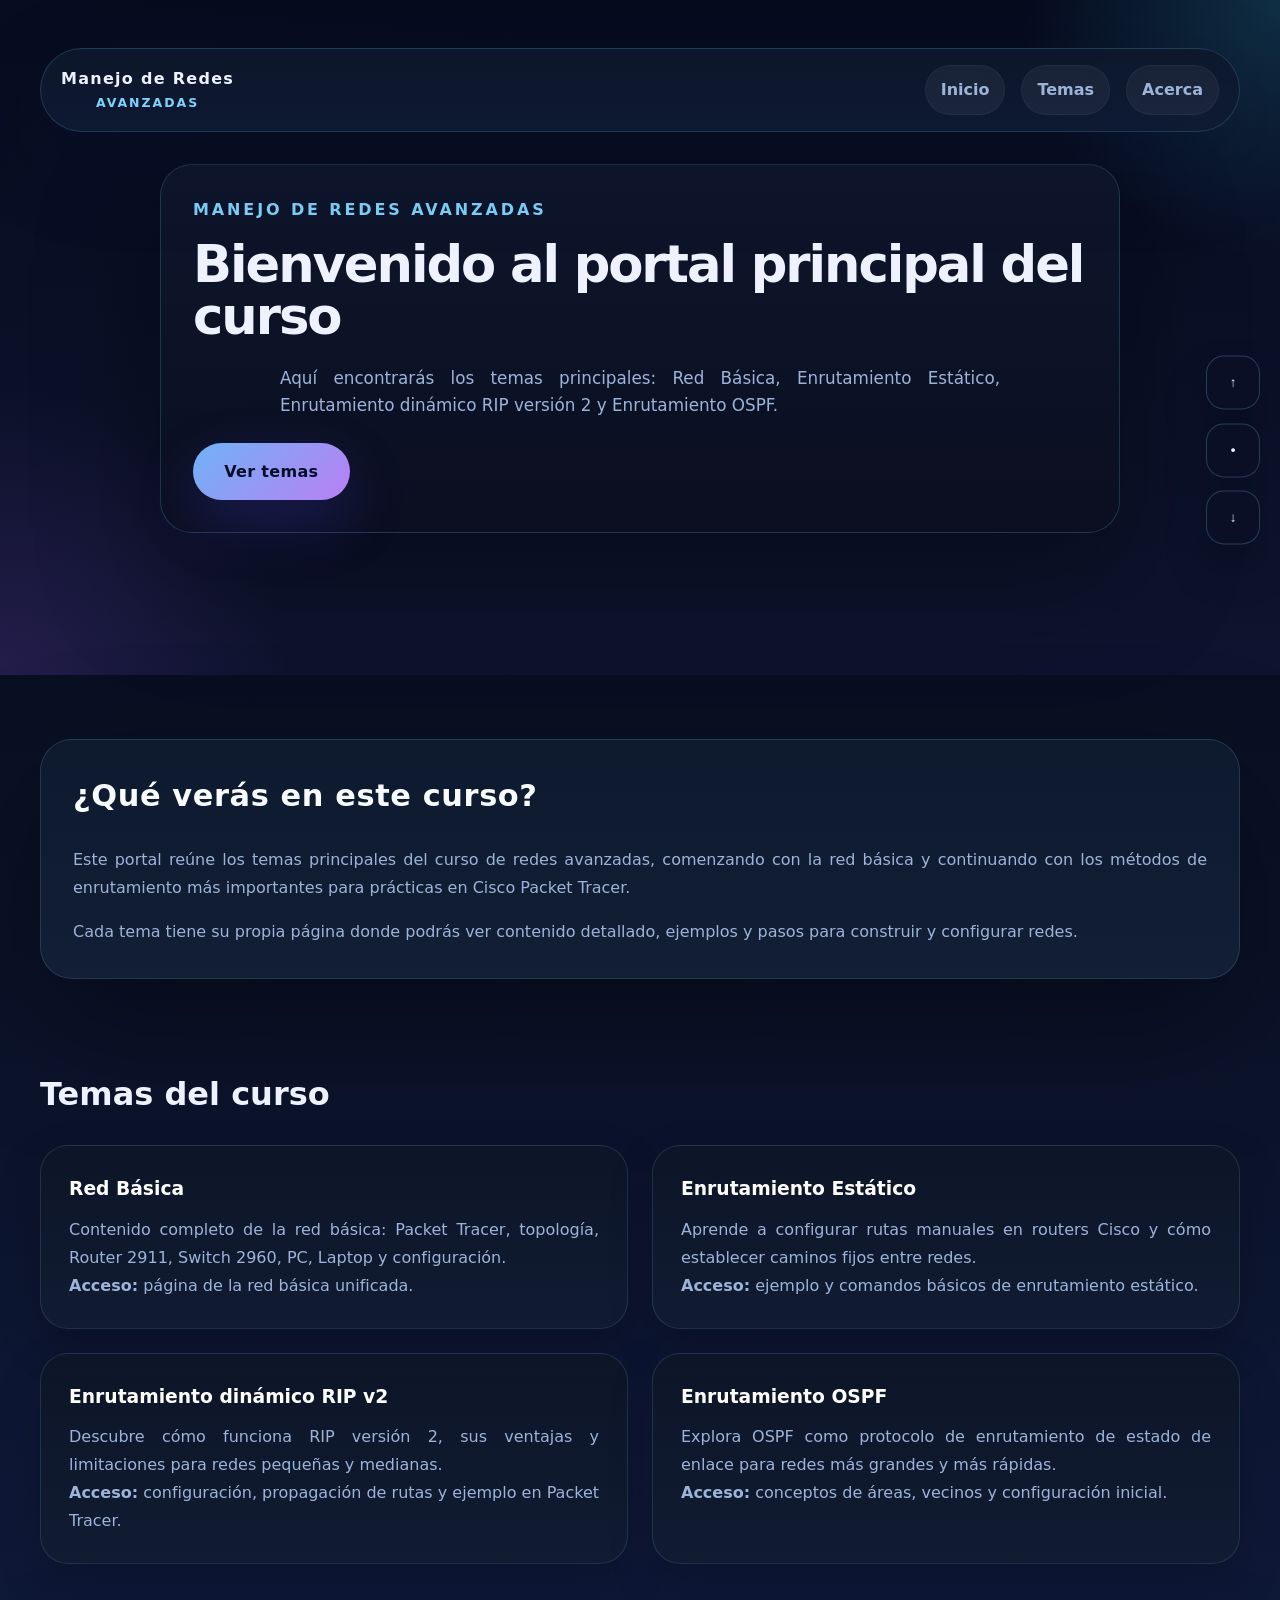
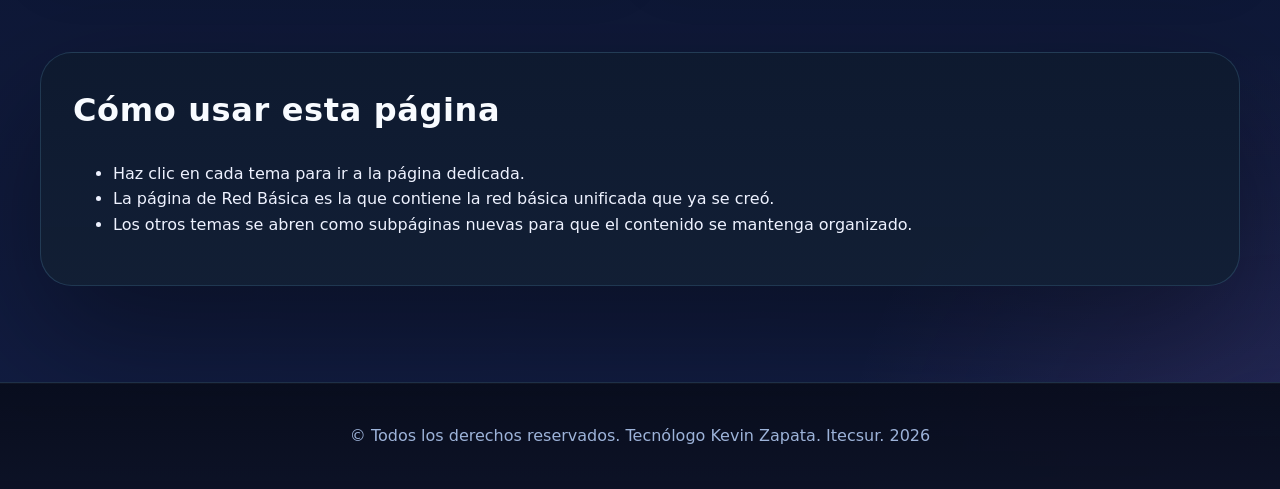
<file: index.html>
<!DOCTYPE html>
<html lang="es">
<head>
  <meta charset="UTF-8">
  <meta name="viewport" content="width=device-width, initial-scale=1.0">
  <title>Manejo de Redes Avanzadas</title>
  <link rel="stylesheet" href="styles.css">
</head>
<body>
  <header class="hero" id="inicio">
    <nav class="nav">
      <a class="logo" href="#inicio">Manejo de Redes <span class="logo__tracer">Avanzadas</span></a>
      <ul class="nav__list">
        <li><a class="nav__link" href="#inicio">Inicio</a></li>
        <li><a class="nav__link" href="#temas">Temas</a></li>
        <li><a class="nav__link" href="#acerca">Acerca</a></li>
      </ul>
    </nav>
    <div class="hero__content">
      <p class="hero__eyebrow">Manejo de Redes Avanzadas</p>
      <h1 class="hero__title">Bienvenido al portal principal del curso</h1>
      <p class="hero__subtitle">Aquí encontrarás los temas principales: Red Básica, Enrutamiento Estático, Enrutamiento dinámico RIP versión 2 y Enrutamiento OSPF.</p>
      <a class="button" href="#temas">Ver temas</a>
    </div>
  </header>

  <main class="container">
    <section class="section section--intro" id="acerca">
      <div class="card">
        <h2>¿Qué verás en este curso?</h2>
        <p>Este portal reúne los temas principales del curso de redes avanzadas, comenzando con la red básica y continuando con los métodos de enrutamiento más importantes para prácticas en Cisco Packet Tracer.</p>
        <p>Cada tema tiene su propia página donde podrás ver contenido detallado, ejemplos y pasos para construir y configurar redes.</p>
      </div>
    </section>

    <section class="section section--topics" id="temas">
      <h2>Temas del curso</h2>
      <div class="grid">
        <a class="topic-card" href="red-basica.html">
          <h3>Red Básica</h3>
          <p>Contenido completo de la red básica: Packet Tracer, topología, Router 2911, Switch 2960, PC, Laptop y configuración.</p>
          <p><strong>Acceso:</strong> página de la red básica unificada.</p>
        </a>
        <a class="topic-card" href="enrutamiento-estatico.html">
          <h3>Enrutamiento Estático</h3>
          <p>Aprende a configurar rutas manuales en routers Cisco y cómo establecer caminos fijos entre redes.</p>
          <p><strong>Acceso:</strong> ejemplo y comandos básicos de enrutamiento estático.</p>
        </a>
        <a class="topic-card" href="enrutamiento-rip2.html">
          <h3>Enrutamiento dinámico RIP v2</h3>
          <p>Descubre cómo funciona RIP versión 2, sus ventajas y limitaciones para redes pequeñas y medianas.</p>
          <p><strong>Acceso:</strong> configuración, propagación de rutas y ejemplo en Packet Tracer.</p>
        </a>
        <a class="topic-card" href="enrutamiento-ospf.html">
          <h3>Enrutamiento OSPF</h3>
          <p>Explora OSPF como protocolo de enrutamiento de estado de enlace para redes más grandes y más rápidas.</p>
          <p><strong>Acceso:</strong> conceptos de áreas, vecinos y configuración inicial.</p>
        </a>
      </div>
    </section>

    <section class="section section--topic">
      <div class="card">
        <h2>Cómo usar esta página</h2>
        <ul>
          <li>Haz clic en cada tema para ir a la página dedicada.</li>
          <li>La página de Red Básica es la que contiene la red básica unificada que ya se creó.</li>
          <li>Los otros temas se abren como subpáginas nuevas para que el contenido se mantenga organizado.</li>
        </ul>
      </div>
    </section>
  </main>

  <footer class="footer">
    <p>© Todos los derechos reservados. Tecnólogo Kevin Zapata. Itecsur. 2026</p>
  </footer>
  <div class="jump-buttons" aria-label="Navegación rápida">
    <button type="button" data-target="top" title="Ir al inicio">↑</button>
    <button type="button" data-target="middle" title="Ir a la mitad">•</button>
    <button type="button" data-target="bottom" title="Ir al final">↓</button>
  </div>
  <script src="scripts.js"></script>
</body>
</html>
</file>
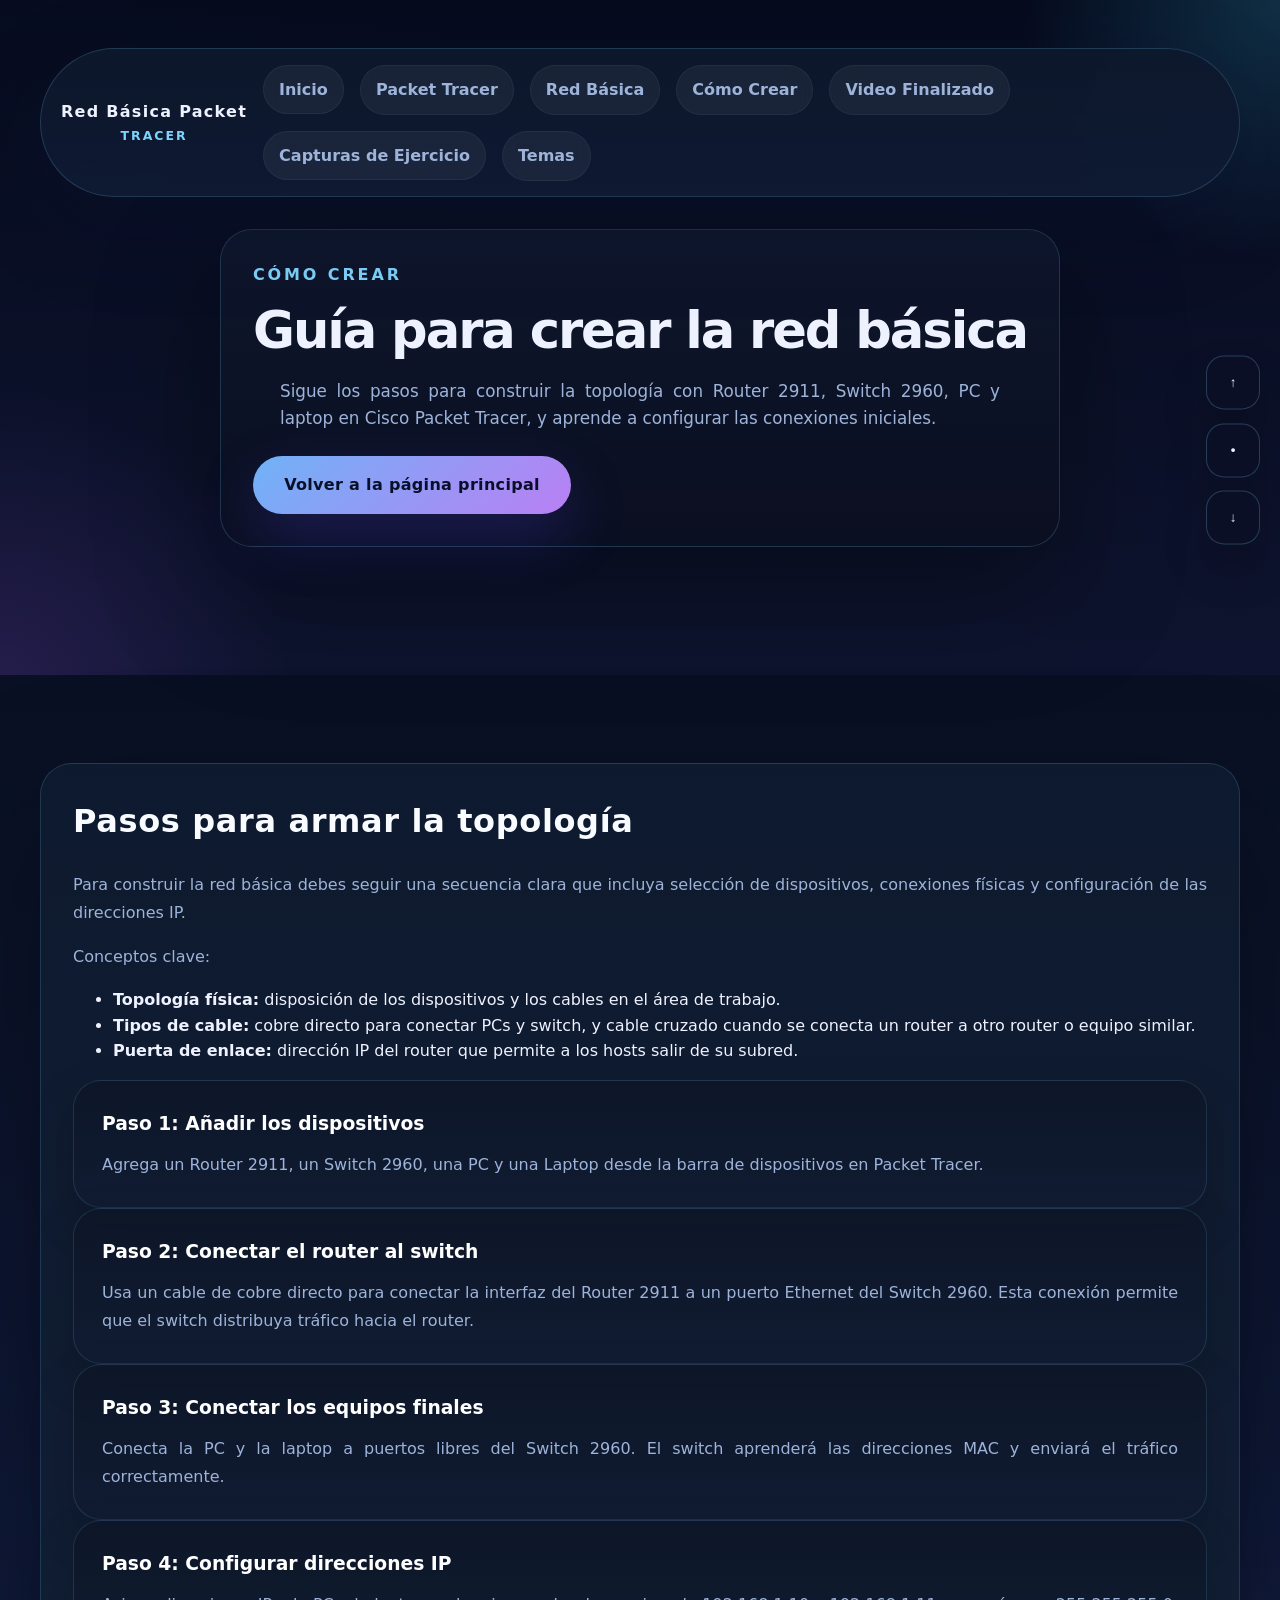
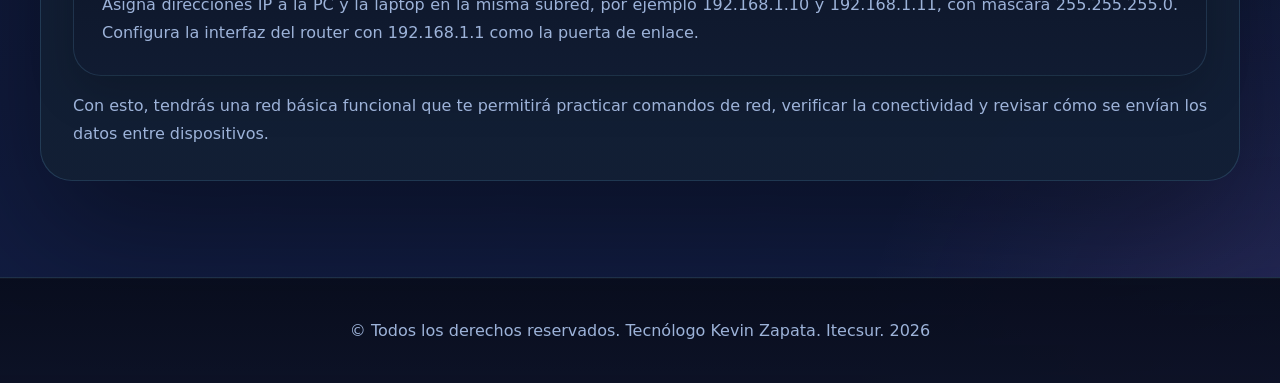
<file: crear-red.html>
<!DOCTYPE html>
<html lang="es">
<head>
  <meta charset="UTF-8">
  <meta name="viewport" content="width=device-width, initial-scale=1.0">
  <title>Cómo Crear - Red Básica</title>
  <link rel="stylesheet" href="styles.css">
</head>
<body>
  <header class="hero" id="inicio">
    <nav class="nav">
      <a class="logo" href="index.html">Red Básica Packet <span class="logo__tracer">Tracer</span></a>
      <ul class="nav__list">
        <li><a class="nav__link" href="index.html">Inicio</a></li>
        <li><a class="nav__link" href="packet-tracer.html">Packet Tracer</a></li>
        <li><a class="nav__link" href="red-basica.html">Red Básica</a></li>
        <li><a class="nav__link" href="crear-red.html">Cómo Crear</a></li>
        <li><a class="nav__link" href="index.html#video">Video Finalizado</a></li>
        <li><a class="nav__link" href="index.html#capturas">Capturas de Ejercicio</a></li>
        <li><a class="nav__link" href="index.html#temas">Temas</a></li>
      </ul>
    </nav>
    <div class="hero__content">
      <p class="hero__eyebrow">Cómo Crear</p>
      <h1 class="hero__title">Guía para crear la red básica</h1>
      <p class="hero__subtitle">Sigue los pasos para construir la topología con Router 2911, Switch 2960, PC y laptop en Cisco Packet Tracer, y aprende a configurar las conexiones iniciales.</p>
      <a class="button" href="index.html">Volver a la página principal</a>
    </div>
  </header>
  <main class="container">
    <section class="section section--topic">
      <div class="card">
        <h2>Pasos para armar la topología</h2>
        <p>Para construir la red básica debes seguir una secuencia clara que incluya selección de dispositivos, conexiones físicas y configuración de las direcciones IP.</p>
        <p>Conceptos clave:</p>
        <ul>
          <li><strong>Topología física:</strong> disposición de los dispositivos y los cables en el área de trabajo.</li>
          <li><strong>Tipos de cable:</strong> cobre directo para conectar PCs y switch, y cable cruzado cuando se conecta un router a otro router o equipo similar.</li>
          <li><strong>Puerta de enlace:</strong> dirección IP del router que permite a los hosts salir de su subred.</li>
        </ul>
        <div class="topic-card">
          <h3>Paso 1: Añadir los dispositivos</h3>
          <p>Agrega un Router 2911, un Switch 2960, una PC y una Laptop desde la barra de dispositivos en Packet Tracer.</p>
        </div>
        <div class="topic-card">
          <h3>Paso 2: Conectar el router al switch</h3>
          <p>Usa un cable de cobre directo para conectar la interfaz del Router 2911 a un puerto Ethernet del Switch 2960. Esta conexión permite que el switch distribuya tráfico hacia el router.</p>
        </div>
        <div class="topic-card">
          <h3>Paso 3: Conectar los equipos finales</h3>
          <p>Conecta la PC y la laptop a puertos libres del Switch 2960. El switch aprenderá las direcciones MAC y enviará el tráfico correctamente.</p>
        </div>
        <div class="topic-card">
          <h3>Paso 4: Configurar direcciones IP</h3>
          <p>Asigna direcciones IP a la PC y la laptop en la misma subred, por ejemplo 192.168.1.10 y 192.168.1.11, con máscara 255.255.255.0. Configura la interfaz del router con 192.168.1.1 como la puerta de enlace.</p>
        </div>
        <p>Con esto, tendrás una red básica funcional que te permitirá practicar comandos de red, verificar la conectividad y revisar cómo se envían los datos entre dispositivos.</p>
      </div>
    </section>
  </main>
  <footer class="footer">
    <p>© Todos los derechos reservados. Tecnólogo Kevin Zapata. Itecsur. 2026</p>
  </footer>
  <div class="jump-buttons" aria-label="Navegación rápida">
    <button type="button" data-target="top" title="Ir al inicio">↑</button>
    <button type="button" data-target="middle" title="Ir a la mitad">•</button>
    <button type="button" data-target="bottom" title="Ir al final">↓</button>
  </div>
  <script src="scripts.js"></script>
</body>
</html>
</file>
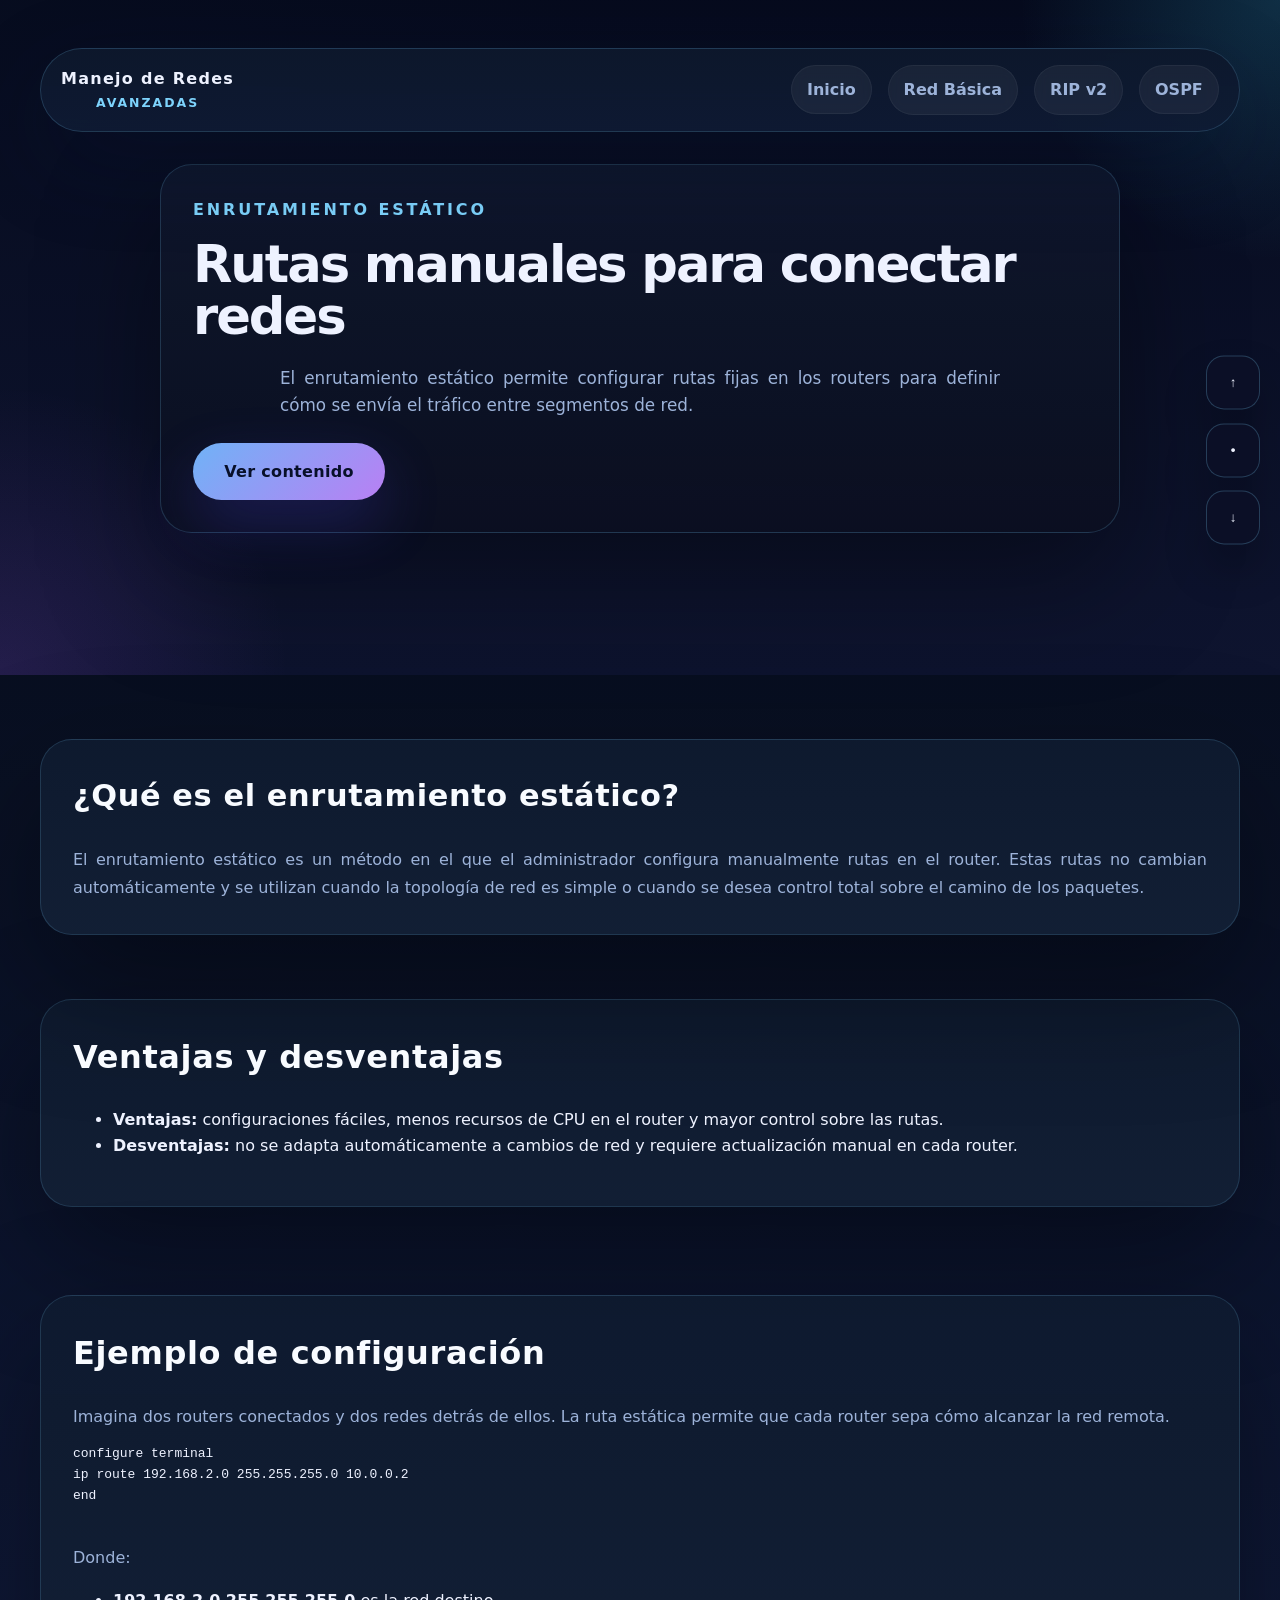
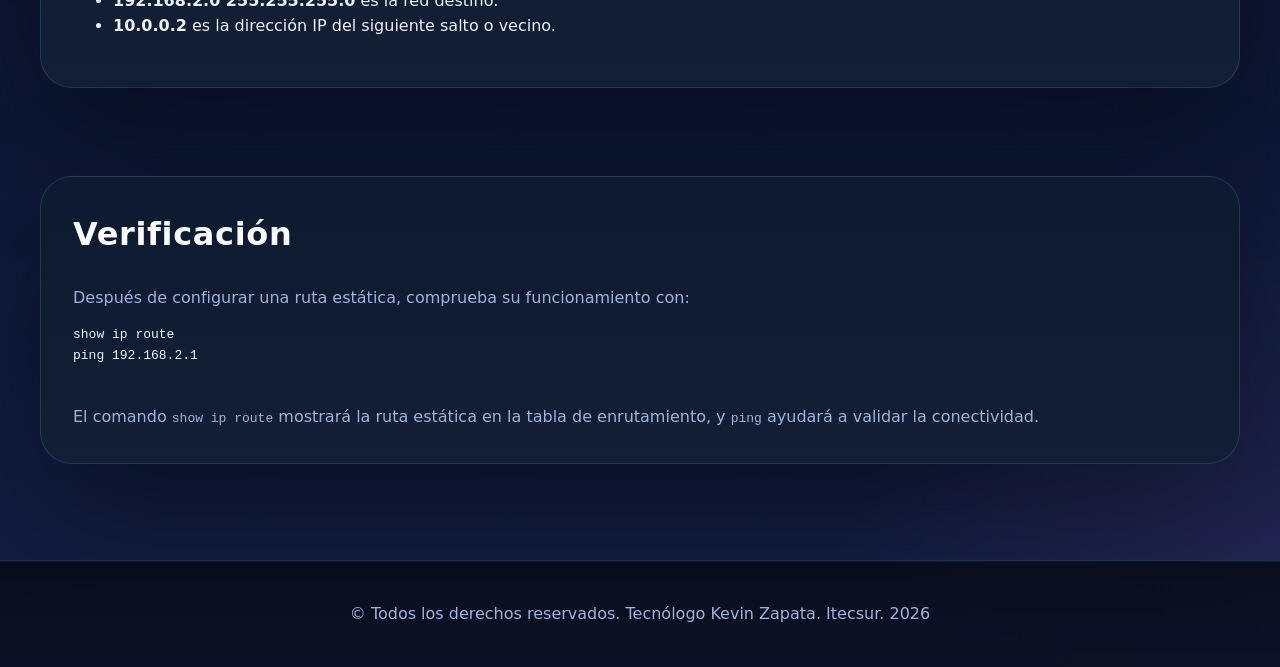
<file: enrutamiento-estatico.html>
<!DOCTYPE html>
<html lang="es">
<head>
  <meta charset="UTF-8">
  <meta name="viewport" content="width=device-width, initial-scale=1.0">
  <title>Enrutamiento Estático - Manejo de Redes Avanzadas</title>
  <link rel="stylesheet" href="styles.css">
</head>
<body>
  <header class="hero" id="inicio">
    <nav class="nav">
      <a class="logo" href="index.html">Manejo de Redes <span class="logo__tracer">Avanzadas</span></a>
      <ul class="nav__list">
        <li><a class="nav__link" href="index.html">Inicio</a></li>
        <li><a class="nav__link" href="red-basica.html">Red Básica</a></li>
        <li><a class="nav__link" href="enrutamiento-rip2.html">RIP v2</a></li>
        <li><a class="nav__link" href="enrutamiento-ospf.html">OSPF</a></li>
      </ul>
    </nav>
    <div class="hero__content">
      <p class="hero__eyebrow">Enrutamiento Estático</p>
      <h1 class="hero__title">Rutas manuales para conectar redes</h1>
      <p class="hero__subtitle">El enrutamiento estático permite configurar rutas fijas en los routers para definir cómo se envía el tráfico entre segmentos de red.</p>
      <a class="button" href="#contenido">Ver contenido</a>
    </div>
  </header>

  <main class="container">
    <section class="section section--intro" id="contenido">
      <div class="card">
        <h2>¿Qué es el enrutamiento estático?</h2>
        <p>El enrutamiento estático es un método en el que el administrador configura manualmente rutas en el router. Estas rutas no cambian automáticamente y se utilizan cuando la topología de red es simple o cuando se desea control total sobre el camino de los paquetes.</p>
      </div>
    </section>

    <section class="section section--topic">
      <div class="card">
        <h2>Ventajas y desventajas</h2>
        <ul>
          <li><strong>Ventajas:</strong> configuraciones fáciles, menos recursos de CPU en el router y mayor control sobre las rutas.</li>
          <li><strong>Desventajas:</strong> no se adapta automáticamente a cambios de red y requiere actualización manual en cada router.</li>
        </ul>
      </div>
    </section>

    <section class="section section--topic">
      <div class="card">
        <h2>Ejemplo de configuración</h2>
        <p>Imagina dos routers conectados y dos redes detrás de ellos. La ruta estática permite que cada router sepa cómo alcanzar la red remota.</p>
        <pre>
configure terminal
ip route 192.168.2.0 255.255.255.0 10.0.0.2
end
        </pre>
        <p>Donde:</p>
        <ul>
          <li><strong>192.168.2.0 255.255.255.0</strong> es la red destino.</li>
          <li><strong>10.0.0.2</strong> es la dirección IP del siguiente salto o vecino.</li>
        </ul>
      </div>
    </section>

    <section class="section section--topic">
      <div class="card">
        <h2>Verificación</h2>
        <p>Después de configurar una ruta estática, comprueba su funcionamiento con:</p>
        <pre>
show ip route
ping 192.168.2.1
        </pre>
        <p>El comando <code>show ip route</code> mostrará la ruta estática en la tabla de enrutamiento, y <code>ping</code> ayudará a validar la conectividad.</p>
      </div>
    </section>
  </main>

  <footer class="footer">
    <p>© Todos los derechos reservados. Tecnólogo Kevin Zapata. Itecsur. 2026</p>
  </footer>
  <div class="jump-buttons" aria-label="Navegación rápida">
    <button type="button" data-target="top" title="Ir al inicio">↑</button>
    <button type="button" data-target="middle" title="Ir a la mitad">•</button>
    <button type="button" data-target="bottom" title="Ir al final">↓</button>
  </div>
  <script src="scripts.js"></script>
</body>
</html>
</file>
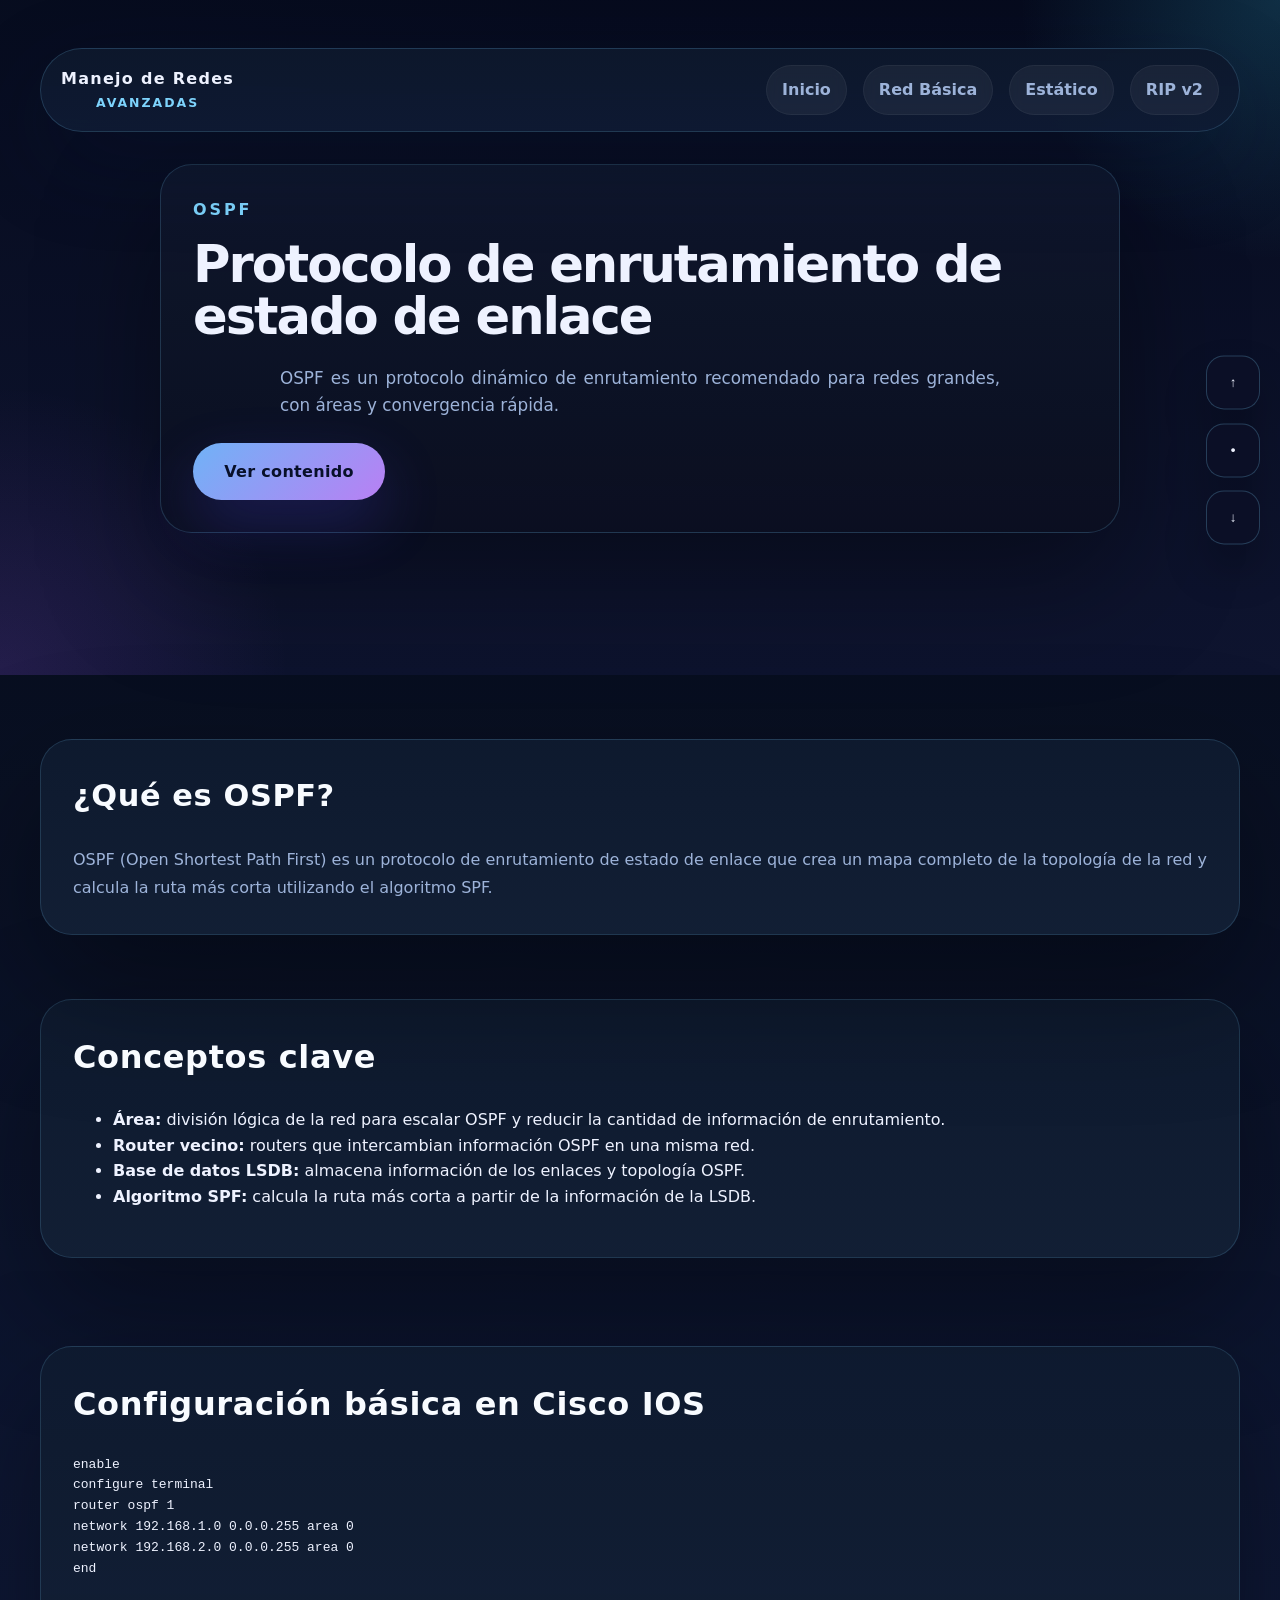
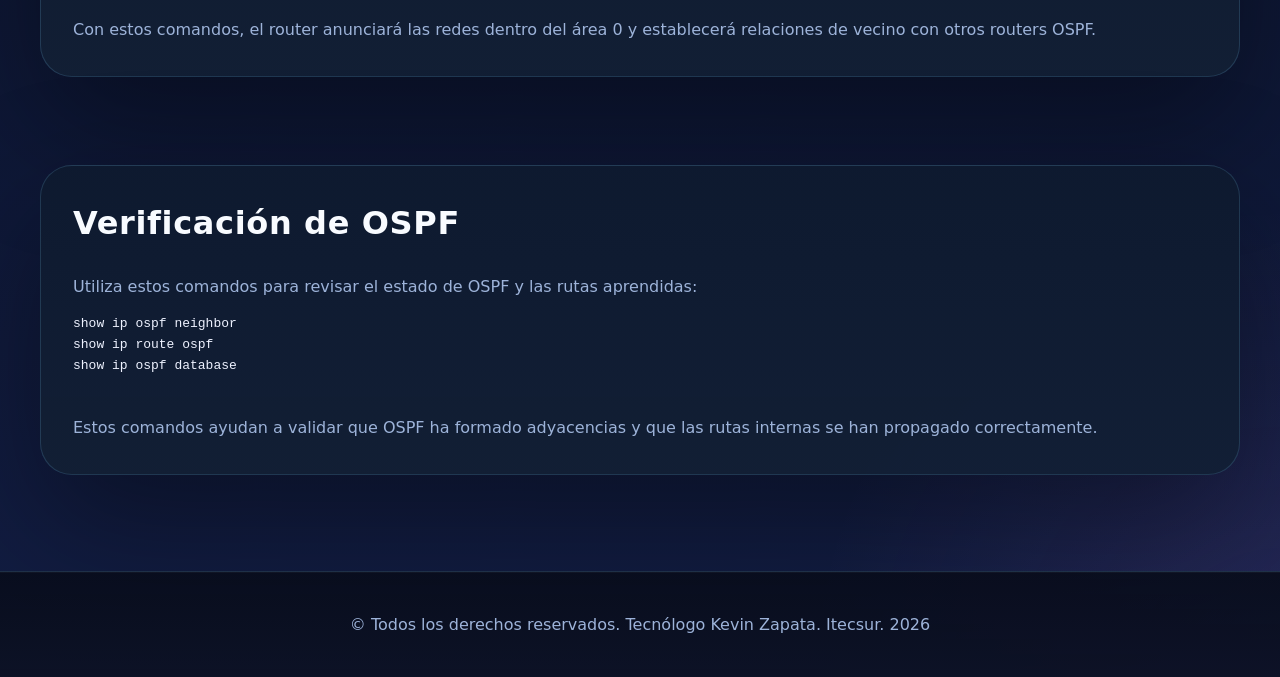
<file: enrutamiento-ospf.html>
<!DOCTYPE html>
<html lang="es">
<head>
  <meta charset="UTF-8">
  <meta name="viewport" content="width=device-width, initial-scale=1.0">
  <title>Enrutamiento OSPF - Manejo de Redes Avanzadas</title>
  <link rel="stylesheet" href="styles.css">
</head>
<body>
  <header class="hero" id="inicio">
    <nav class="nav">
      <a class="logo" href="index.html">Manejo de Redes <span class="logo__tracer">Avanzadas</span></a>
      <ul class="nav__list">
        <li><a class="nav__link" href="index.html">Inicio</a></li>
        <li><a class="nav__link" href="red-basica.html">Red Básica</a></li>
        <li><a class="nav__link" href="enrutamiento-estatico.html">Estático</a></li>
        <li><a class="nav__link" href="enrutamiento-rip2.html">RIP v2</a></li>
      </ul>
    </nav>
    <div class="hero__content">
      <p class="hero__eyebrow">OSPF</p>
      <h1 class="hero__title">Protocolo de enrutamiento de estado de enlace</h1>
      <p class="hero__subtitle">OSPF es un protocolo dinámico de enrutamiento recomendado para redes grandes, con áreas y convergencia rápida.</p>
      <a class="button" href="#contenido">Ver contenido</a>
    </div>
  </header>

  <main class="container">
    <section class="section section--intro" id="contenido">
      <div class="card">
        <h2>¿Qué es OSPF?</h2>
        <p>OSPF (Open Shortest Path First) es un protocolo de enrutamiento de estado de enlace que crea un mapa completo de la topología de la red y calcula la ruta más corta utilizando el algoritmo SPF.</p>
      </div>
    </section>

    <section class="section section--topic">
      <div class="card">
        <h2>Conceptos clave</h2>
        <ul>
          <li><strong>Área:</strong> división lógica de la red para escalar OSPF y reducir la cantidad de información de enrutamiento.</li>
          <li><strong>Router vecino:</strong> routers que intercambian información OSPF en una misma red.</li>
          <li><strong>Base de datos LSDB:</strong> almacena información de los enlaces y topología OSPF.</li>
          <li><strong>Algoritmo SPF:</strong> calcula la ruta más corta a partir de la información de la LSDB.</li>
        </ul>
      </div>
    </section>

    <section class="section section--topic">
      <div class="card">
        <h2>Configuración básica en Cisco IOS</h2>
        <pre>
enable
configure terminal
router ospf 1
network 192.168.1.0 0.0.0.255 area 0
network 192.168.2.0 0.0.0.255 area 0
end
        </pre>
        <p>Con estos comandos, el router anunciará las redes dentro del área 0 y establecerá relaciones de vecino con otros routers OSPF.</p>
      </div>
    </section>

    <section class="section section--topic">
      <div class="card">
        <h2>Verificación de OSPF</h2>
        <p>Utiliza estos comandos para revisar el estado de OSPF y las rutas aprendidas:</p>
        <pre>
show ip ospf neighbor
show ip route ospf
show ip ospf database
        </pre>
        <p>Estos comandos ayudan a validar que OSPF ha formado adyacencias y que las rutas internas se han propagado correctamente.</p>
      </div>
    </section>
  </main>

  <footer class="footer">
    <p>© Todos los derechos reservados. Tecnólogo Kevin Zapata. Itecsur. 2026</p>
  </footer>
  <div class="jump-buttons" aria-label="Navegación rápida">
    <button type="button" data-target="top" title="Ir al inicio">↑</button>
    <button type="button" data-target="middle" title="Ir a la mitad">•</button>
    <button type="button" data-target="bottom" title="Ir al final">↓</button>
  </div>
  <script src="scripts.js"></script>
</body>
</html>
</file>
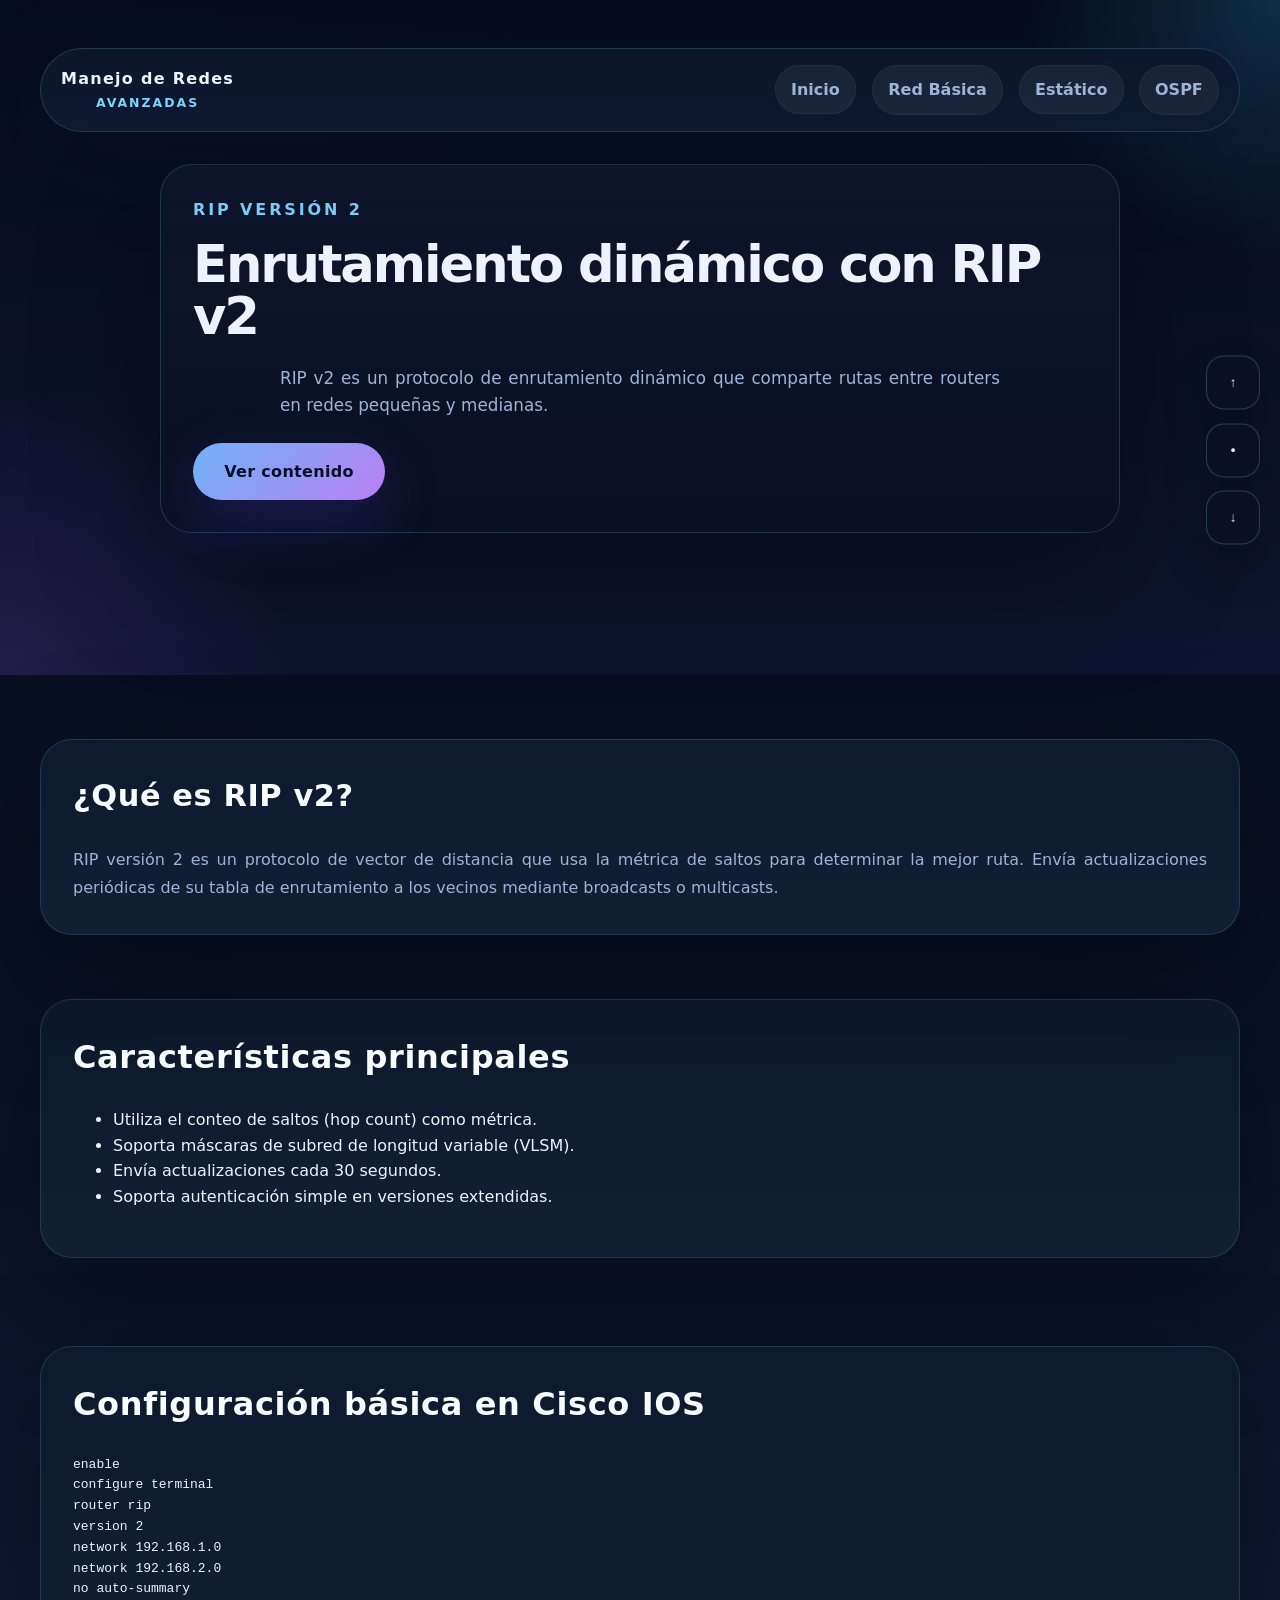
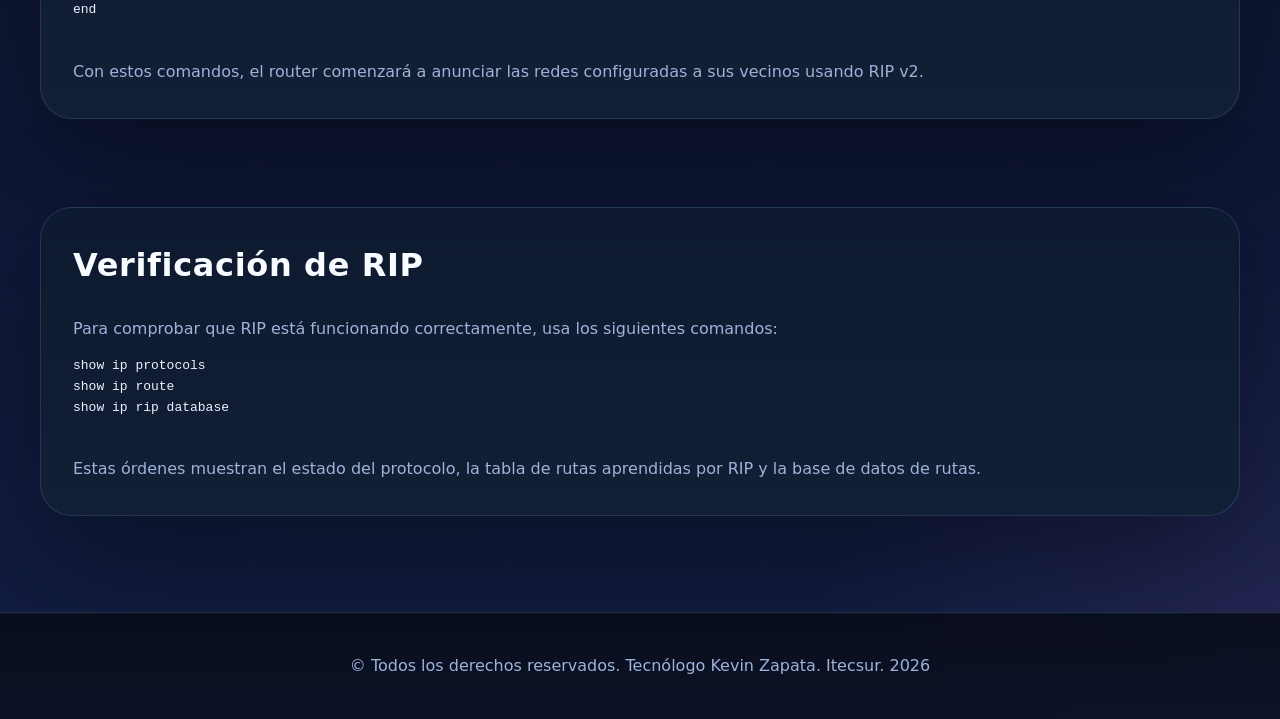
<file: enrutamiento-rip2.html>
<!DOCTYPE html>
<html lang="es">
<head>
  <meta charset="UTF-8">
  <meta name="viewport" content="width=device-width, initial-scale=1.0">
  <title>Enrutamiento RIP v2 - Manejo de Redes Avanzadas</title>
  <link rel="stylesheet" href="styles.css">
</head>
<body>
  <header class="hero" id="inicio">
    <nav class="nav">
      <a class="logo" href="index.html">Manejo de Redes <span class="logo__tracer">Avanzadas</span></a>
      <ul class="nav__list">
        <li><a class="nav__link" href="index.html">Inicio</a></li>
        <li><a class="nav__link" href="red-basica.html">Red Básica</a></li>
        <li><a class="nav__link" href="enrutamiento-estatico.html">Estático</a></li>
        <li><a class="nav__link" href="enrutamiento-ospf.html">OSPF</a></li>
      </ul>
    </nav>
    <div class="hero__content">
      <p class="hero__eyebrow">RIP versión 2</p>
      <h1 class="hero__title">Enrutamiento dinámico con RIP v2</h1>
      <p class="hero__subtitle">RIP v2 es un protocolo de enrutamiento dinámico que comparte rutas entre routers en redes pequeñas y medianas.</p>
      <a class="button" href="#contenido">Ver contenido</a>
    </div>
  </header>

  <main class="container">
    <section class="section section--intro" id="contenido">
      <div class="card">
        <h2>¿Qué es RIP v2?</h2>
        <p>RIP versión 2 es un protocolo de vector de distancia que usa la métrica de saltos para determinar la mejor ruta. Envía actualizaciones periódicas de su tabla de enrutamiento a los vecinos mediante broadcasts o multicasts.</p>
      </div>
    </section>

    <section class="section section--topic">
      <div class="card">
        <h2>Características principales</h2>
        <ul>
          <li>Utiliza el conteo de saltos (hop count) como métrica.</li>
          <li>Soporta máscaras de subred de longitud variable (VLSM).</li>
          <li>Envía actualizaciones cada 30 segundos.</li>
          <li>Soporta autenticación simple en versiones extendidas.</li>
        </ul>
      </div>
    </section>

    <section class="section section--topic">
      <div class="card">
        <h2>Configuración básica en Cisco IOS</h2>
        <pre>
enable
configure terminal
router rip
version 2
network 192.168.1.0
network 192.168.2.0
no auto-summary
end
        </pre>
        <p>Con estos comandos, el router comenzará a anunciar las redes configuradas a sus vecinos usando RIP v2.</p>
      </div>
    </section>

    <section class="section section--topic">
      <div class="card">
        <h2>Verificación de RIP</h2>
        <p>Para comprobar que RIP está funcionando correctamente, usa los siguientes comandos:</p>
        <pre>
show ip protocols
show ip route
show ip rip database
        </pre>
        <p>Estas órdenes muestran el estado del protocolo, la tabla de rutas aprendidas por RIP y la base de datos de rutas.</p>
      </div>
    </section>
  </main>

  <footer class="footer">
    <p>© Todos los derechos reservados. Tecnólogo Kevin Zapata. Itecsur. 2026</p>
  </footer>
  <div class="jump-buttons" aria-label="Navegación rápida">
    <button type="button" data-target="top" title="Ir al inicio">↑</button>
    <button type="button" data-target="middle" title="Ir a la mitad">•</button>
    <button type="button" data-target="bottom" title="Ir al final">↓</button>
  </div>
  <script src="scripts.js"></script>
</body>
</html>
</file>
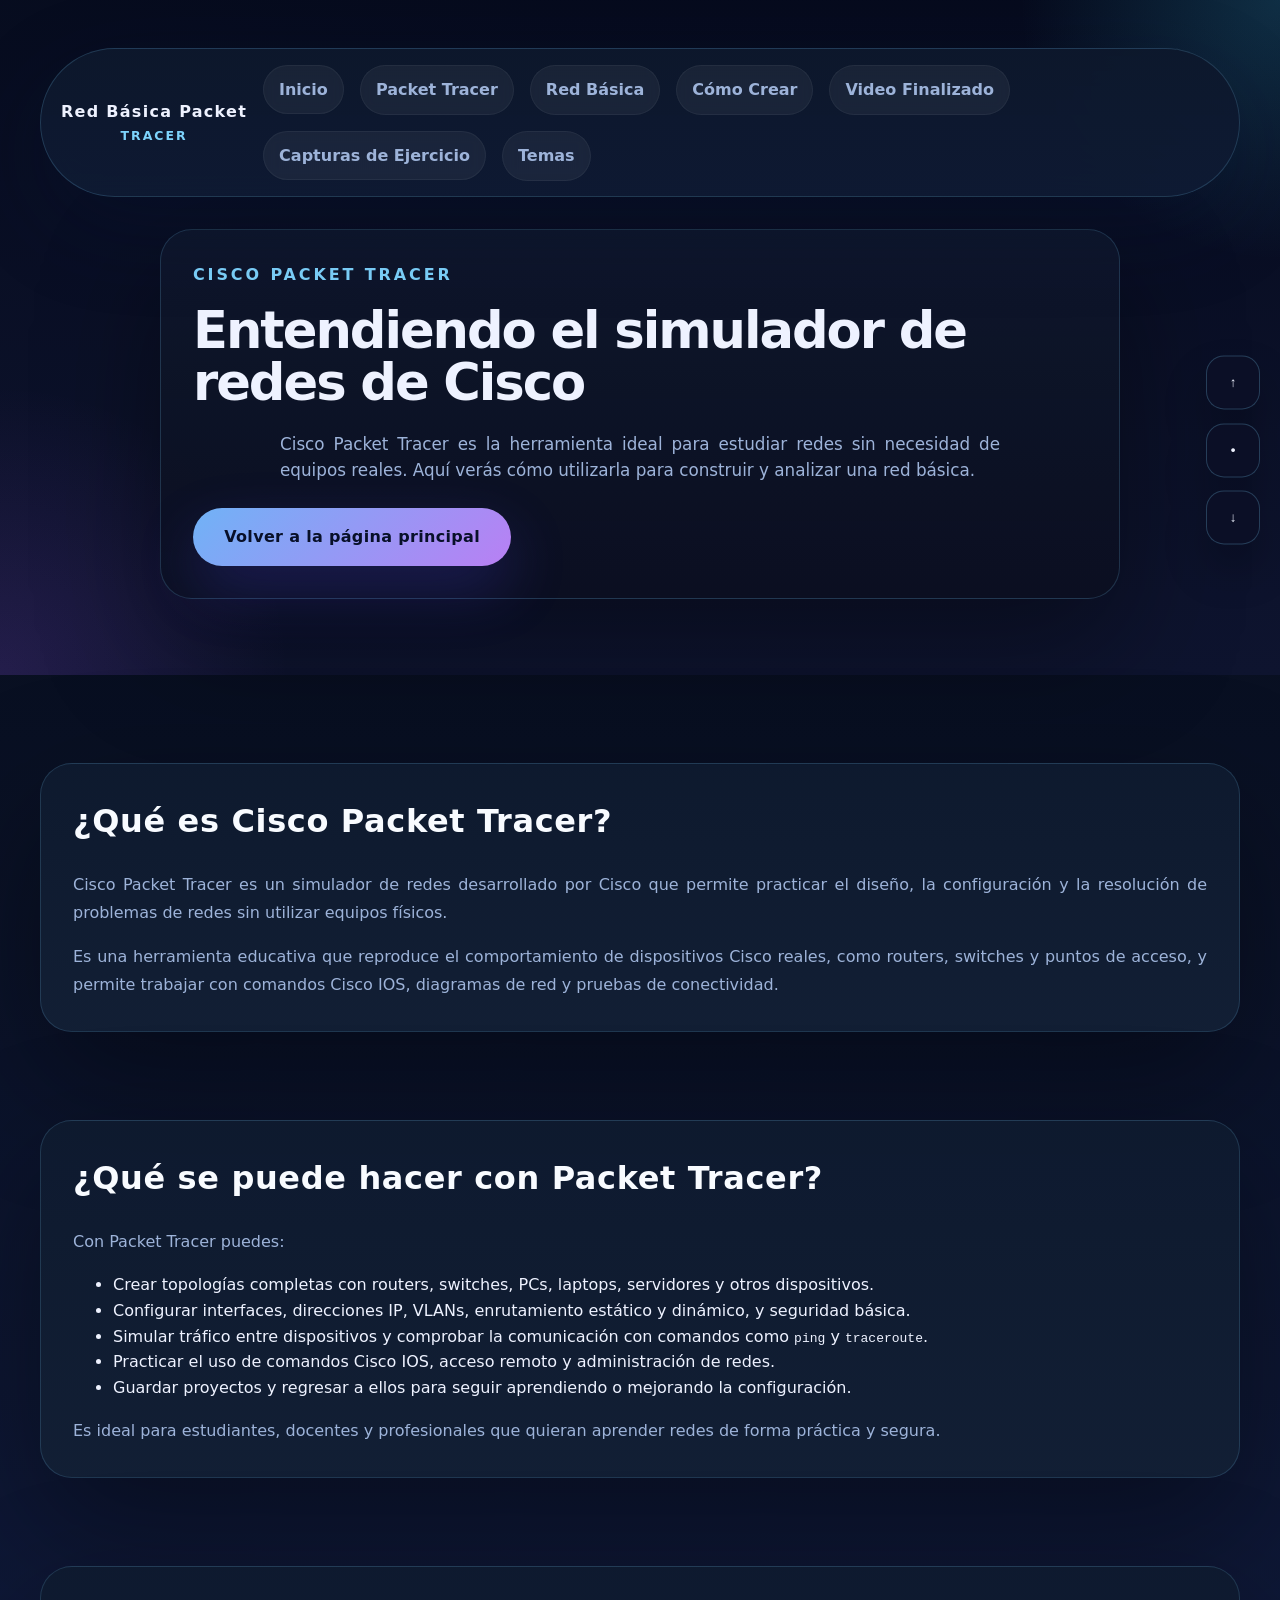
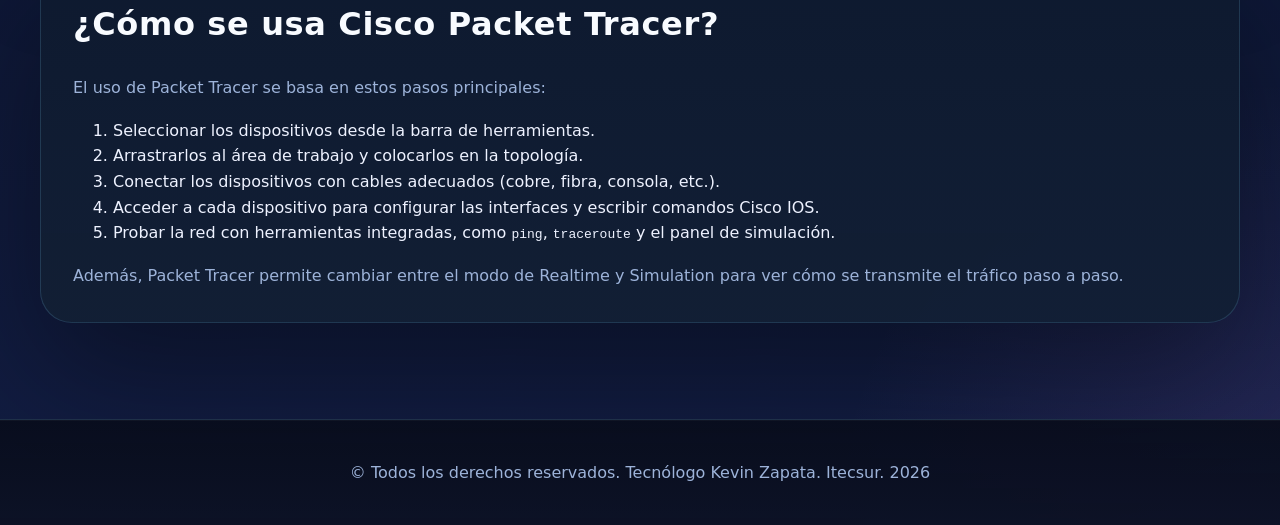
<file: packet-tracer.html>
<!DOCTYPE html>
<html lang="es">
<head>
  <meta charset="UTF-8">
  <meta name="viewport" content="width=device-width, initial-scale=1.0">
  <title>Cisco Packet Tracer - Red Básica</title>
  <link rel="stylesheet" href="styles.css">
</head>
<body>
  <header class="hero" id="inicio">
    <nav class="nav">
      <a class="logo" href="index.html">Red Básica Packet <span class="logo__tracer">Tracer</span></a>
      <ul class="nav__list">
        <li><a class="nav__link" href="index.html">Inicio</a></li>
        <li><a class="nav__link" href="packet-tracer.html">Packet Tracer</a></li>
        <li><a class="nav__link" href="red-basica.html">Red Básica</a></li>
        <li><a class="nav__link" href="crear-red.html">Cómo Crear</a></li>
        <li><a class="nav__link" href="index.html#video">Video Finalizado</a></li>
        <li><a class="nav__link" href="index.html#capturas">Capturas de Ejercicio</a></li>
        <li><a class="nav__link" href="index.html#temas">Temas</a></li>
      </ul>
    </nav>
    <div class="hero__content">
      <p class="hero__eyebrow">Cisco Packet Tracer</p>
      <h1 class="hero__title">Entendiendo el simulador de redes de Cisco</h1>
      <p class="hero__subtitle">Cisco Packet Tracer es la herramienta ideal para estudiar redes sin necesidad de equipos reales. Aquí verás cómo utilizarla para construir y analizar una red básica.</p>
      <a class="button" href="index.html">Volver a la página principal</a>
    </div>
  </header>
  <main class="container">
    <section class="section section--topic">
      <div class="card">
        <h2>¿Qué es Cisco Packet Tracer?</h2>
        <p>Cisco Packet Tracer es un simulador de redes desarrollado por Cisco que permite practicar el diseño, la configuración y la resolución de problemas de redes sin utilizar equipos físicos.</p>
        <p>Es una herramienta educativa que reproduce el comportamiento de dispositivos Cisco reales, como routers, switches y puntos de acceso, y permite trabajar con comandos Cisco IOS, diagramas de red y pruebas de conectividad.</p>
      </div>
    </section>

    <section class="section section--topic">
      <div class="card">
        <h2>¿Qué se puede hacer con Packet Tracer?</h2>
        <p>Con Packet Tracer puedes:</p>
        <ul>
          <li>Crear topologías completas con routers, switches, PCs, laptops, servidores y otros dispositivos.</li>
          <li>Configurar interfaces, direcciones IP, VLANs, enrutamiento estático y dinámico, y seguridad básica.</li>
          <li>Simular tráfico entre dispositivos y comprobar la comunicación con comandos como <code>ping</code> y <code>traceroute</code>.</li>
          <li>Practicar el uso de comandos Cisco IOS, acceso remoto y administración de redes.</li>
          <li>Guardar proyectos y regresar a ellos para seguir aprendiendo o mejorando la configuración.</li>
        </ul>
        <p>Es ideal para estudiantes, docentes y profesionales que quieran aprender redes de forma práctica y segura.</p>
      </div>
    </section>

    <section class="section section--topic">
      <div class="card">
        <h2>¿Cómo se usa Cisco Packet Tracer?</h2>
        <p>El uso de Packet Tracer se basa en estos pasos principales:</p>
        <ol>
          <li>Seleccionar los dispositivos desde la barra de herramientas.</li>
          <li>Arrastrarlos al área de trabajo y colocarlos en la topología.</li>
          <li>Conectar los dispositivos con cables adecuados (cobre, fibra, consola, etc.).</li>
          <li>Acceder a cada dispositivo para configurar las interfaces y escribir comandos Cisco IOS.</li>
          <li>Probar la red con herramientas integradas, como <code>ping</code>, <code>traceroute</code> y el panel de simulación.</li>
        </ol>
        <p>Además, Packet Tracer permite cambiar entre el modo de Realtime y Simulation para ver cómo se transmite el tráfico paso a paso.</p>
      </div>
    </section>
  </main>
  <footer class="footer">
    <p>© Todos los derechos reservados. Tecnólogo Kevin Zapata. Itecsur. 2026</p>
  </footer>
  <div class="jump-buttons" aria-label="Navegación rápida">
    <button type="button" data-target="top" title="Ir al inicio">↑</button>
    <button type="button" data-target="middle" title="Ir a la mitad">•</button>
    <button type="button" data-target="bottom" title="Ir al final">↓</button>
  </div>
  <script src="scripts.js"></script>
</body>
</html>
</file>
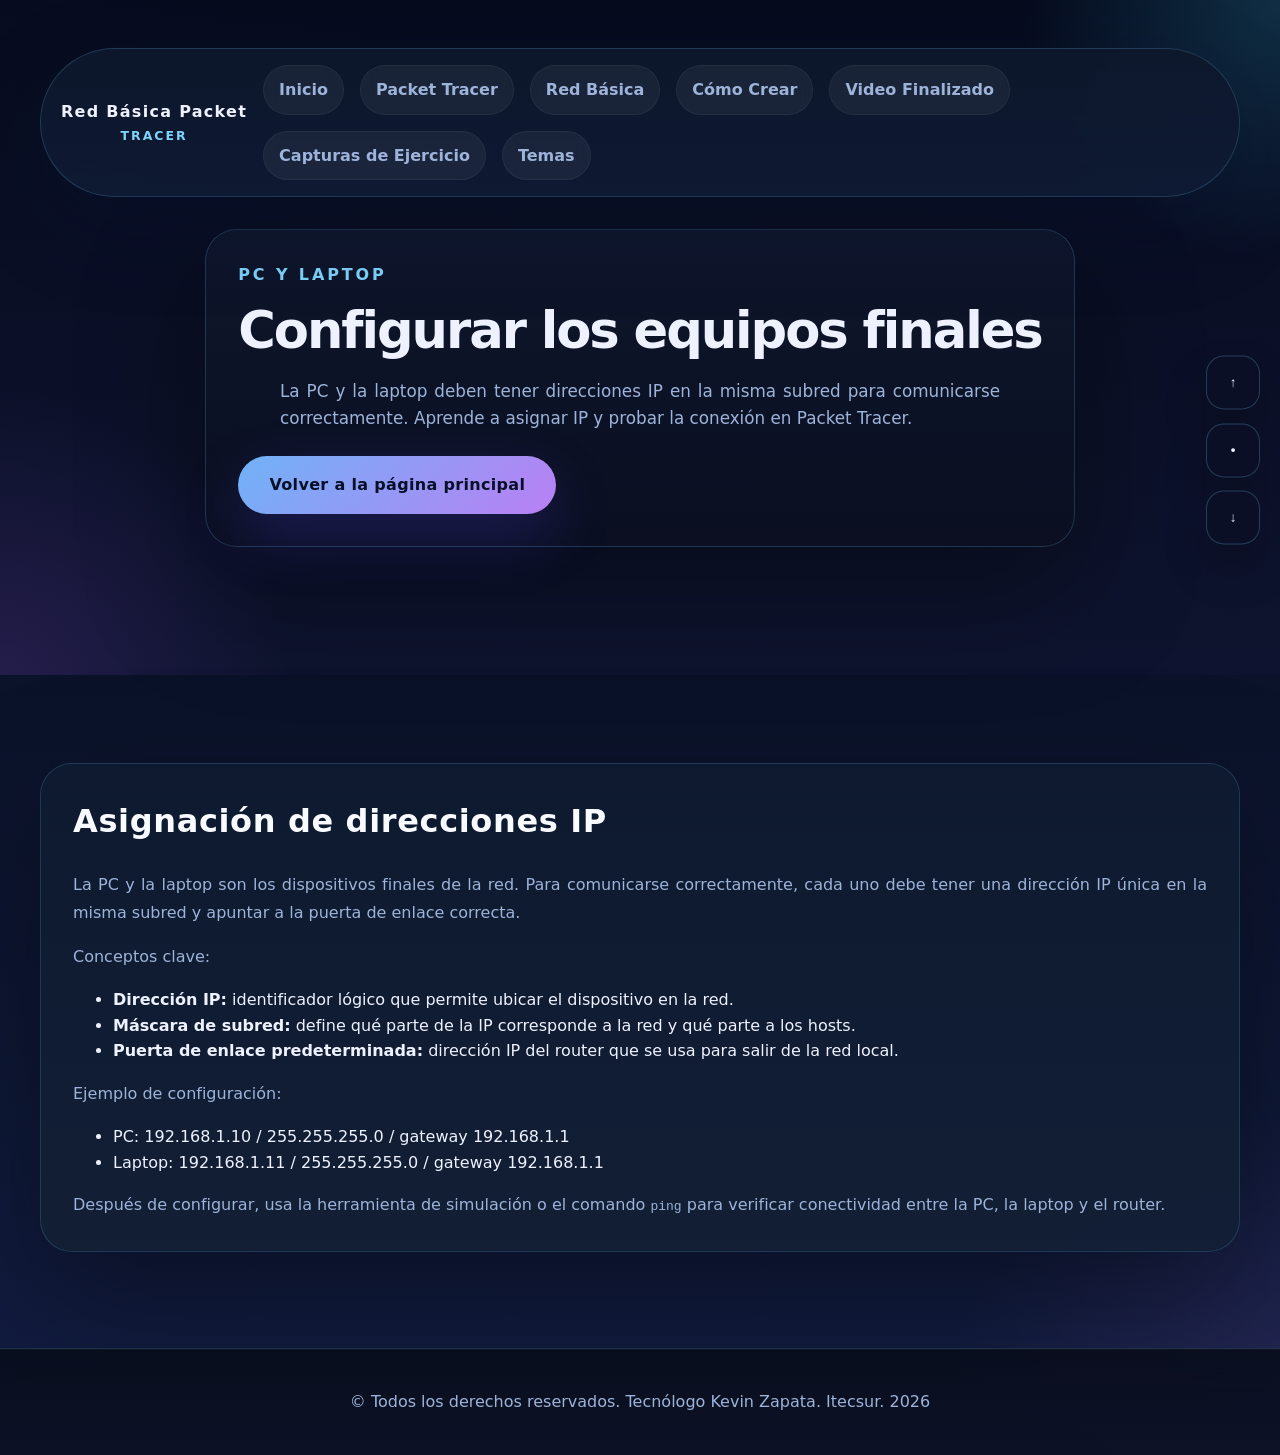
<file: pc-laptop.html>
<!DOCTYPE html>
<html lang="es">
<head>
  <meta charset="UTF-8">
  <meta name="viewport" content="width=device-width, initial-scale=1.0">
  <title>PC y Laptop - Red Básica</title>
  <link rel="stylesheet" href="styles.css">
</head>
<body>
  <header class="hero" id="inicio">
    <nav class="nav">
      <a class="logo" href="index.html">Red Básica Packet <span class="logo__tracer">Tracer</span></a>
      <ul class="nav__list">
        <li><a class="nav__link" href="index.html">Inicio</a></li>
        <li><a class="nav__link" href="packet-tracer.html">Packet Tracer</a></li>
        <li><a class="nav__link" href="red-basica.html">Red Básica</a></li>
        <li><a class="nav__link" href="crear-red.html">Cómo Crear</a></li>
        <li><a class="nav__link" href="index.html#video">Video Finalizado</a></li>
        <li><a class="nav__link" href="index.html#capturas">Capturas de Ejercicio</a></li>
        <li><a class="nav__link" href="index.html#temas">Temas</a></li>
      </ul>
    </nav>
    <div class="hero__content">
      <p class="hero__eyebrow">PC y Laptop</p>
      <h1 class="hero__title">Configurar los equipos finales</h1>
      <p class="hero__subtitle">La PC y la laptop deben tener direcciones IP en la misma subred para comunicarse correctamente. Aprende a asignar IP y probar la conexión en Packet Tracer.</p>
      <a class="button" href="index.html">Volver a la página principal</a>
    </div>
  </header>
  <main class="container">
    <section class="section section--topic">
      <div class="card">
        <h2>Asignación de direcciones IP</h2>
        <p>La PC y la laptop son los dispositivos finales de la red. Para comunicarse correctamente, cada uno debe tener una dirección IP única en la misma subred y apuntar a la puerta de enlace correcta.</p>
        <p>Conceptos clave:</p>
        <ul>
          <li><strong>Dirección IP:</strong> identificador lógico que permite ubicar el dispositivo en la red.</li>
          <li><strong>Máscara de subred:</strong> define qué parte de la IP corresponde a la red y qué parte a los hosts.</li>
          <li><strong>Puerta de enlace predeterminada:</strong> dirección IP del router que se usa para salir de la red local.</li>
        </ul>
        <p>Ejemplo de configuración:</p>
        <ul>
          <li>PC: 192.168.1.10 / 255.255.255.0 / gateway 192.168.1.1</li>
          <li>Laptop: 192.168.1.11 / 255.255.255.0 / gateway 192.168.1.1</li>
        </ul>
        <p>Después de configurar, usa la herramienta de simulación o el comando <code>ping</code> para verificar conectividad entre la PC, la laptop y el router.</p>
      </div>
    </section>
  </main>
  <footer class="footer">
    <p>© Todos los derechos reservados. Tecnólogo Kevin Zapata. Itecsur. 2026</p>
  </footer>
  <div class="jump-buttons" aria-label="Navegación rápida">
    <button type="button" data-target="top" title="Ir al inicio">↑</button>
    <button type="button" data-target="middle" title="Ir a la mitad">•</button>
    <button type="button" data-target="bottom" title="Ir al final">↓</button>
  </div>
  <script src="scripts.js"></script>
</body>
</html>
</file>
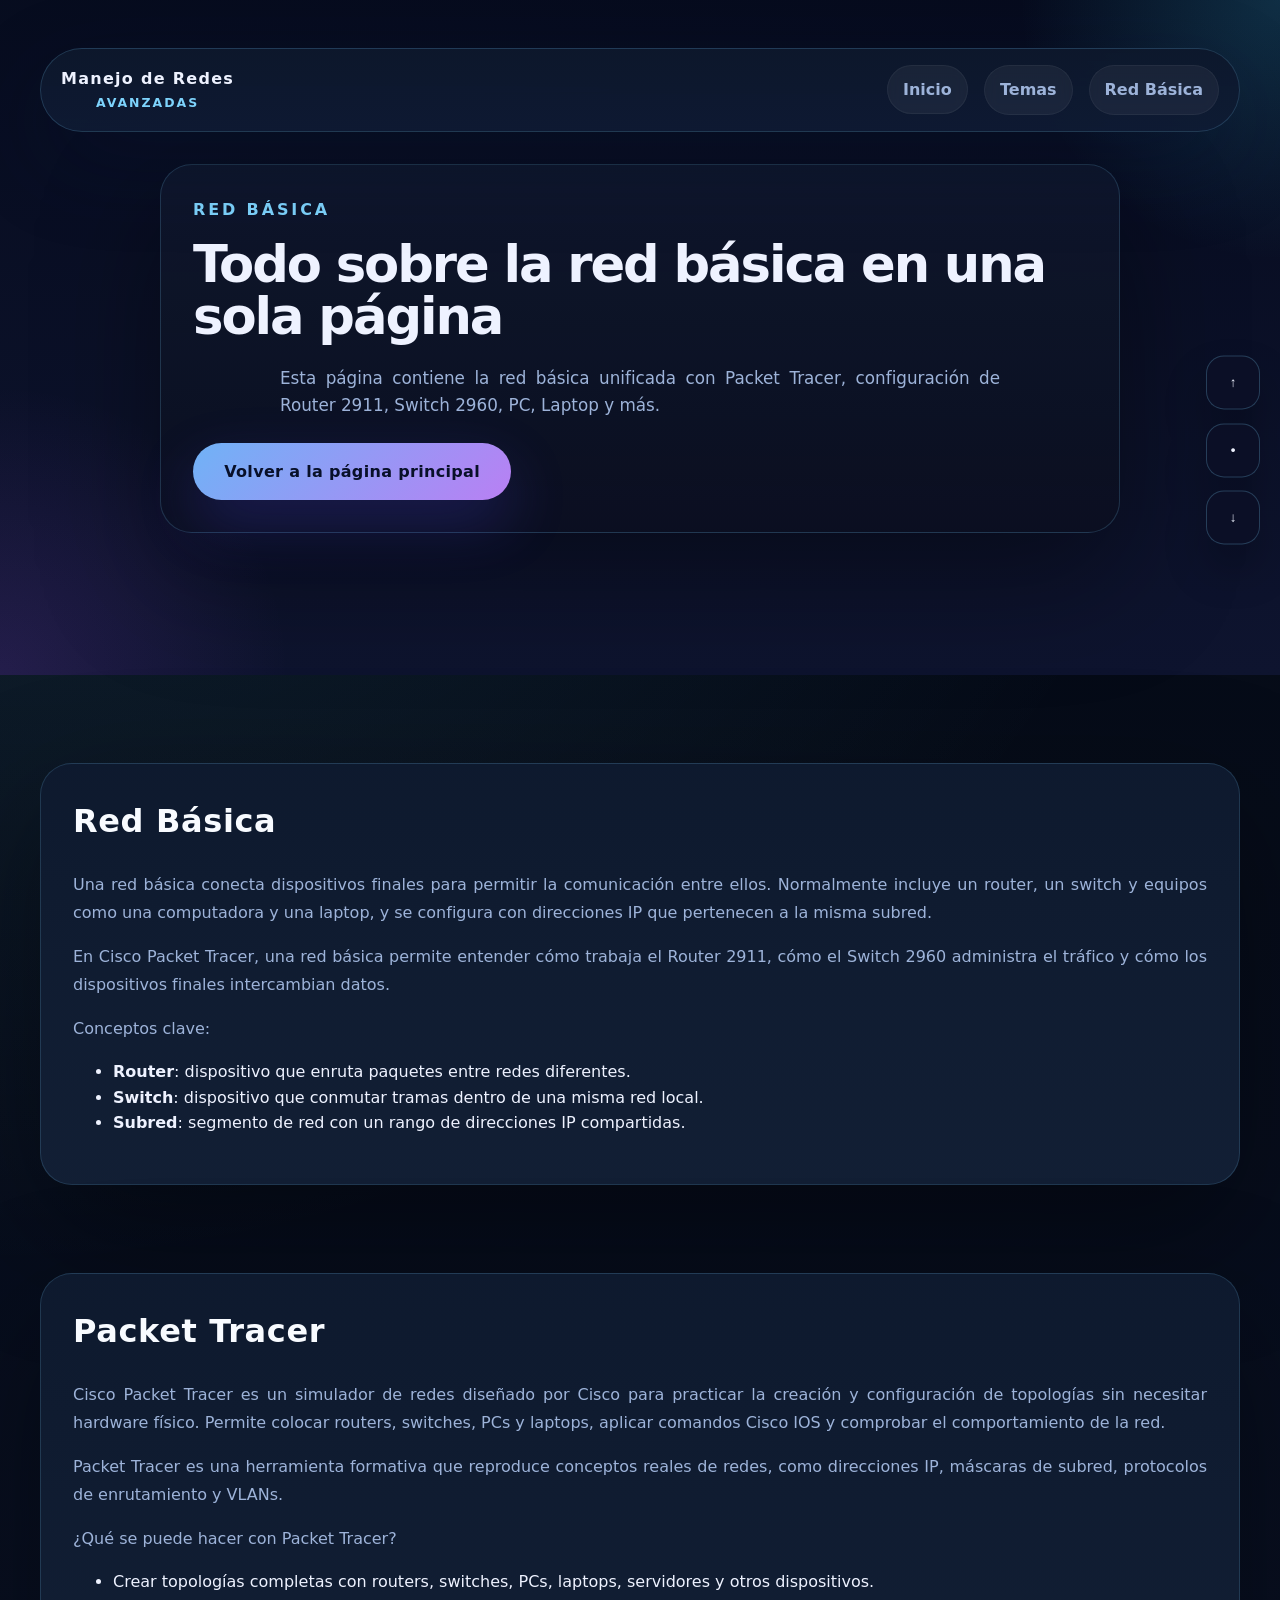
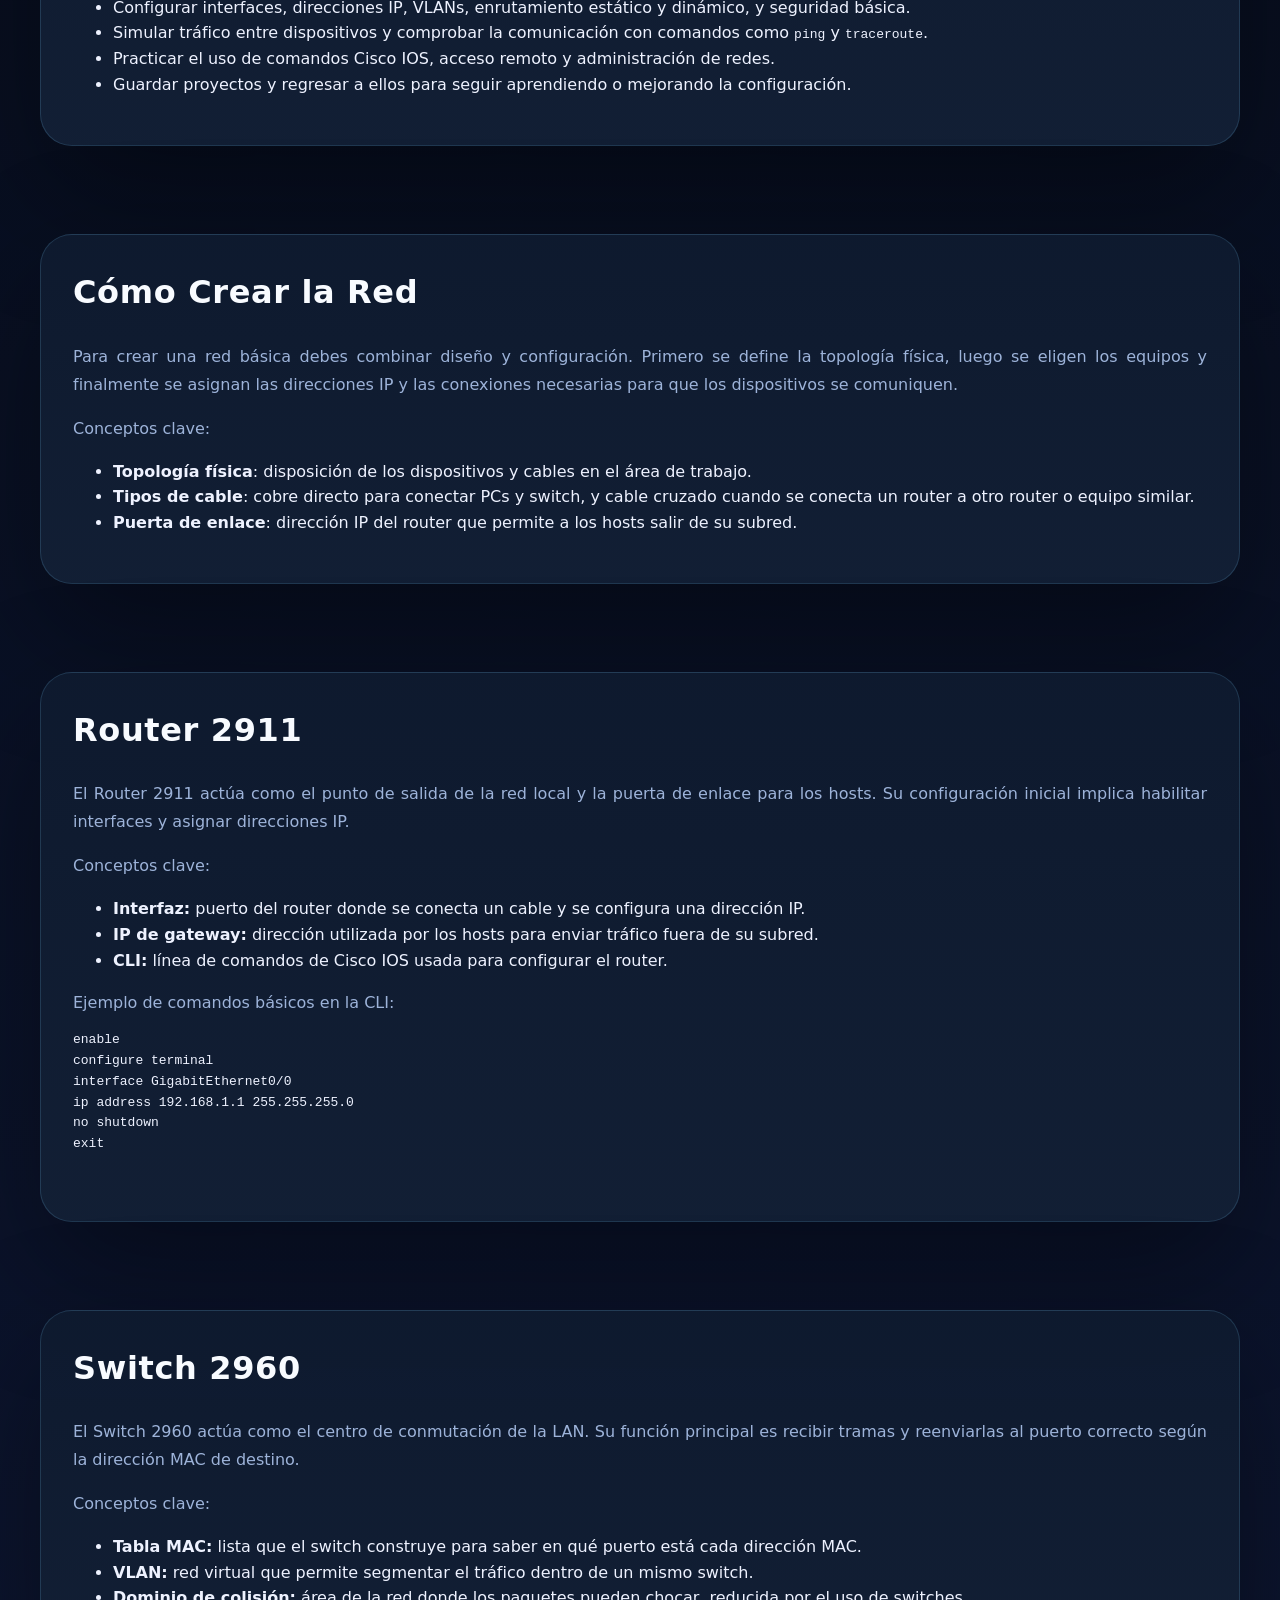
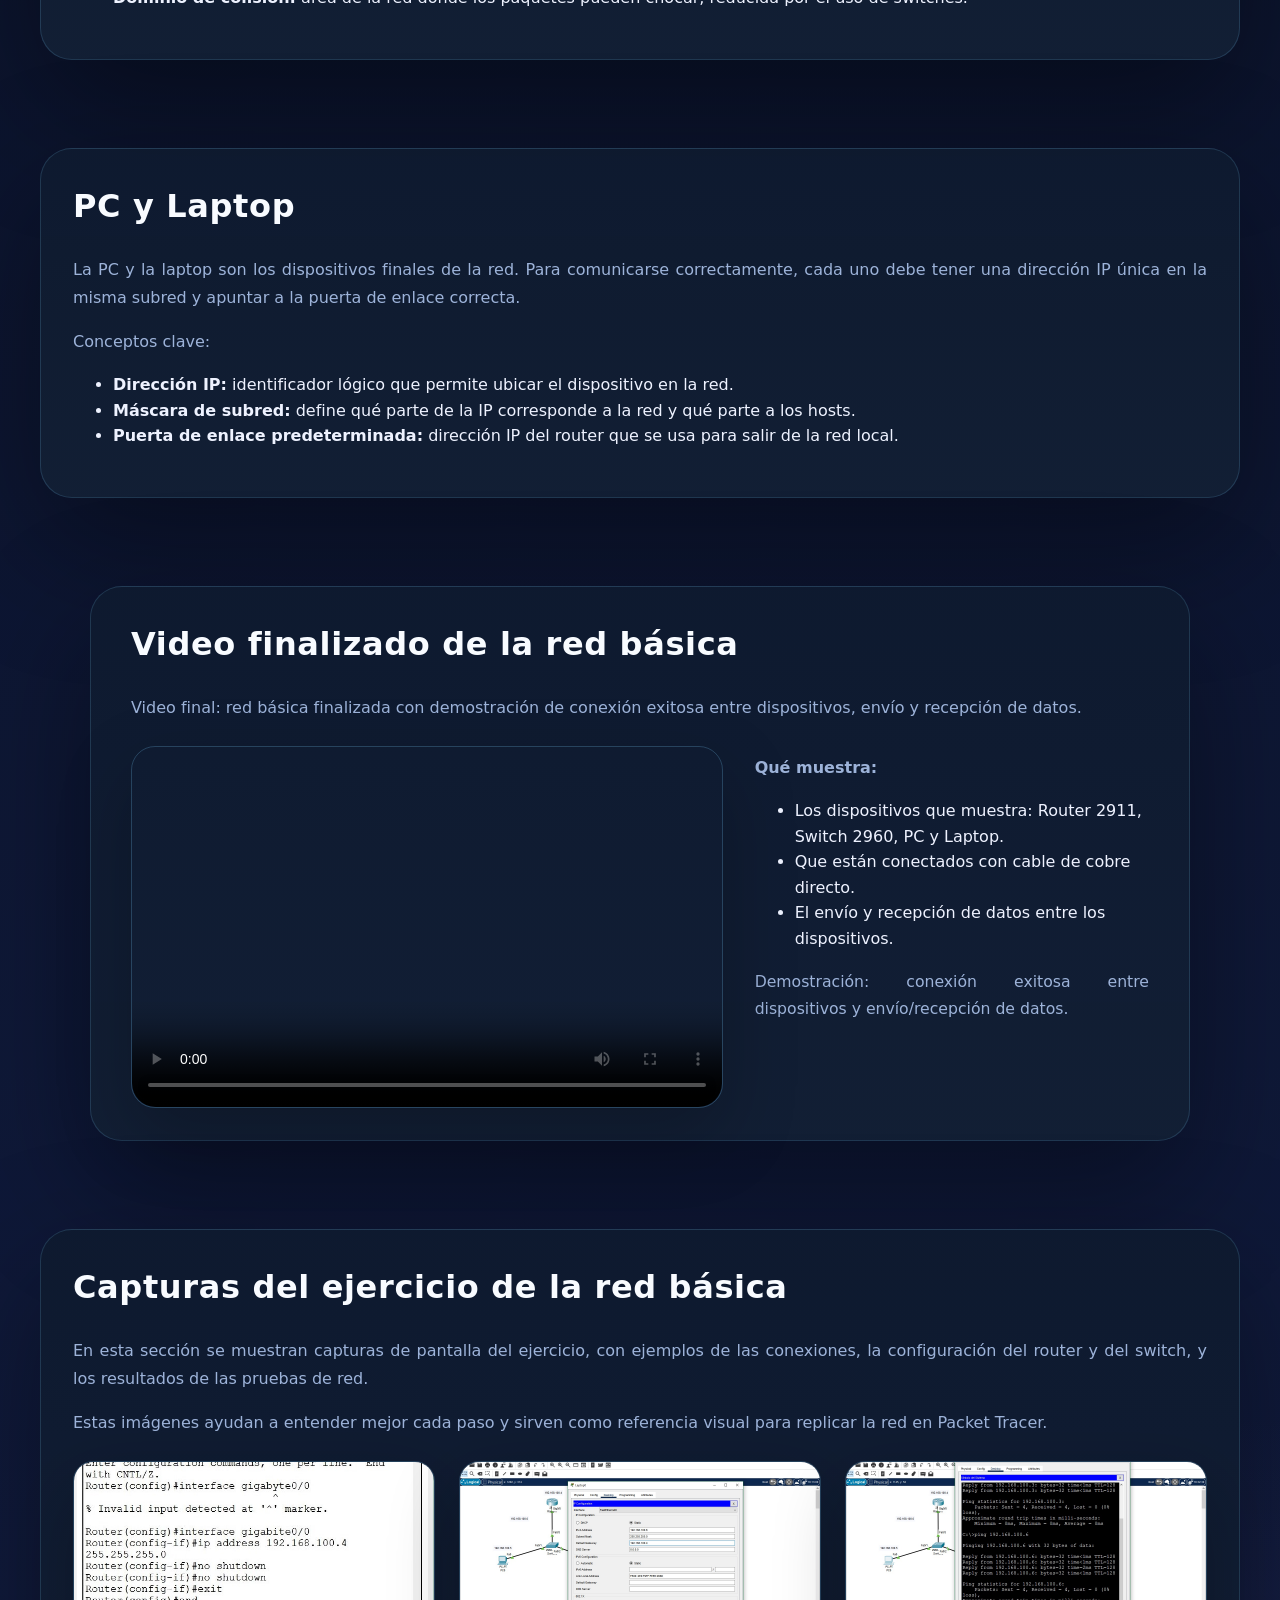
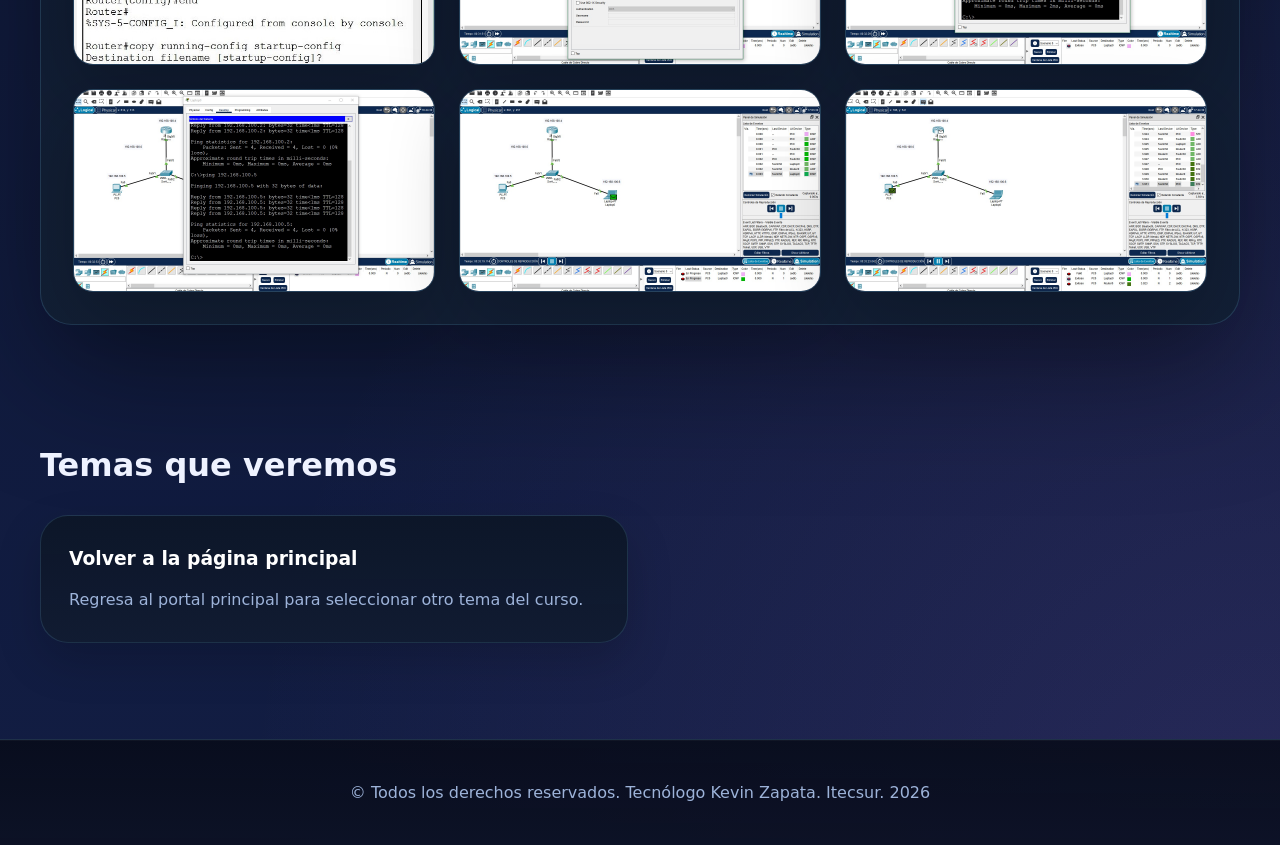
<file: red-basica.html>
<!DOCTYPE html>
<html lang="es">
<head>
  <meta charset="UTF-8">
  <meta name="viewport" content="width=device-width, initial-scale=1.0">
  <title>Red Básica - Cisco Packet Tracer</title>
  <link rel="stylesheet" href="styles.css">
</head>
<body>
  <header class="hero" id="inicio">
    <nav class="nav">
      <a class="logo" href="index.html">Manejo de Redes <span class="logo__tracer">Avanzadas</span></a>
      <ul class="nav__list">
        <li><a class="nav__link" href="index.html">Inicio</a></li>
        <li><a class="nav__link" href="index.html#temas">Temas</a></li>
        <li><a class="nav__link" href="red-basica.html">Red Básica</a></li>
      </ul>
    </nav>
    <div class="hero__content">
      <p class="hero__eyebrow">Red Básica</p>
      <h1 class="hero__title">Todo sobre la red básica en una sola página</h1>
      <p class="hero__subtitle">Esta página contiene la red básica unificada con Packet Tracer, configuración de Router 2911, Switch 2960, PC, Laptop y más.</p>
      <a class="button" href="index.html">Volver a la página principal</a>
    </div>
  </header>

  <main class="container">
    <section class="section section--topic">
      <div class="card">
        <h2>Red Básica</h2>
        <p>Una red básica conecta dispositivos finales para permitir la comunicación entre ellos. Normalmente incluye un router, un switch y equipos como una computadora y una laptop, y se configura con direcciones IP que pertenecen a la misma subred.</p>
        <p>En Cisco Packet Tracer, una red básica permite entender cómo trabaja el Router 2911, cómo el Switch 2960 administra el tráfico y cómo los dispositivos finales intercambian datos.</p>
        <p>Conceptos clave:</p>
        <ul>
          <li><strong>Router</strong>: dispositivo que enruta paquetes entre redes diferentes.</li>
          <li><strong>Switch</strong>: dispositivo que conmutar tramas dentro de una misma red local.</li>
          <li><strong>Subred</strong>: segmento de red con un rango de direcciones IP compartidas.</li>
        </ul>
      </div>
    </section>

    <section class="section section--topic" id="packet-tracer">
      <div class="card">
        <h2>Packet Tracer</h2>
        <p>Cisco Packet Tracer es un simulador de redes diseñado por Cisco para practicar la creación y configuración de topologías sin necesitar hardware físico. Permite colocar routers, switches, PCs y laptops, aplicar comandos Cisco IOS y comprobar el comportamiento de la red.</p>
        <p>Packet Tracer es una herramienta formativa que reproduce conceptos reales de redes, como direcciones IP, máscaras de subred, protocolos de enrutamiento y VLANs.</p>
        <p>¿Qué se puede hacer con Packet Tracer?</p>
        <ul>
          <li>Crear topologías completas con routers, switches, PCs, laptops, servidores y otros dispositivos.</li>
          <li>Configurar interfaces, direcciones IP, VLANs, enrutamiento estático y dinámico, y seguridad básica.</li>
          <li>Simular tráfico entre dispositivos y comprobar la comunicación con comandos como <code>ping</code> y <code>traceroute</code>.</li>
          <li>Practicar el uso de comandos Cisco IOS, acceso remoto y administración de redes.</li>
          <li>Guardar proyectos y regresar a ellos para seguir aprendiendo o mejorando la configuración.</li>
        </ul>
      </div>
    </section>

    <section class="section section--topic" id="crear-red">
      <div class="card">
        <h2>Cómo Crear la Red</h2>
        <p>Para crear una red básica debes combinar diseño y configuración. Primero se define la topología física, luego se eligen los equipos y finalmente se asignan las direcciones IP y las conexiones necesarias para que los dispositivos se comuniquen.</p>
        <p>Conceptos clave:</p>
        <ul>
          <li><strong>Topología física</strong>: disposición de los dispositivos y cables en el área de trabajo.</li>
          <li><strong>Tipos de cable</strong>: cobre directo para conectar PCs y switch, y cable cruzado cuando se conecta un router a otro router o equipo similar.</li>
          <li><strong>Puerta de enlace</strong>: dirección IP del router que permite a los hosts salir de su subred.</li>
        </ul>
      </div>
    </section>

    <section class="section section--topic" id="router-2911">
      <div class="card">
        <h2>Router 2911</h2>
        <p>El Router 2911 actúa como el punto de salida de la red local y la puerta de enlace para los hosts. Su configuración inicial implica habilitar interfaces y asignar direcciones IP.</p>
        <p>Conceptos clave:</p>
        <ul>
          <li><strong>Interfaz:</strong> puerto del router donde se conecta un cable y se configura una dirección IP.</li>
          <li><strong>IP de gateway:</strong> dirección utilizada por los hosts para enviar tráfico fuera de su subred.</li>
          <li><strong>CLI:</strong> línea de comandos de Cisco IOS usada para configurar el router.</li>
        </ul>
        <p>Ejemplo de comandos básicos en la CLI:</p>
        <pre>
enable
configure terminal
interface GigabitEthernet0/0
ip address 192.168.1.1 255.255.255.0
no shutdown
exit
        </pre>
      </div>
    </section>

    <section class="section section--topic" id="switch-2960">
      <div class="card">
        <h2>Switch 2960</h2>
        <p>El Switch 2960 actúa como el centro de conmutación de la LAN. Su función principal es recibir tramas y reenviarlas al puerto correcto según la dirección MAC de destino.</p>
        <p>Conceptos clave:</p>
        <ul>
          <li><strong>Tabla MAC:</strong> lista que el switch construye para saber en qué puerto está cada dirección MAC.</li>
          <li><strong>VLAN:</strong> red virtual que permite segmentar el tráfico dentro de un mismo switch.</li>
          <li><strong>Dominio de colisión:</strong> área de la red donde los paquetes pueden chocar, reducida por el uso de switches.</li>
        </ul>
      </div>
    </section>

    <section class="section section--topic" id="pc-laptop">
      <div class="card">
        <h2>PC y Laptop</h2>
        <p>La PC y la laptop son los dispositivos finales de la red. Para comunicarse correctamente, cada uno debe tener una dirección IP única en la misma subred y apuntar a la puerta de enlace correcta.</p>
        <p>Conceptos clave:</p>
        <ul>
          <li><strong>Dirección IP:</strong> identificador lógico que permite ubicar el dispositivo en la red.</li>
          <li><strong>Máscara de subred:</strong> define qué parte de la IP corresponde a la red y qué parte a los hosts.</li>
          <li><strong>Puerta de enlace predeterminada:</strong> dirección IP del router que se usa para salir de la red local.</li>
        </ul>
      </div>
    </section>

    <section class="section section--topic" id="video">
      <div class="card card--media">
        <h2>Video finalizado de la red básica</h2>
        <p>Video final: red básica finalizada con demostración de conexión exitosa entre dispositivos, envío y recepción de datos.</p>
        <div class="media-card">
          <div class="video-wrapper video-medium">
            <video controls preload="metadata" src="Video/1er Red Básica.mp4" poster="Video/1er Red Básica.mp4" title="Red básica - demostración de conectividad">
              Lo sentimos, tu navegador no soporta videos HTML5.
            </video>
          </div>
          <div class="media-info">
            <p><strong>Qué muestra:</strong></p>
            <ul>
              <li>Los dispositivos que muestra: Router 2911, Switch 2960, PC y Laptop.</li>
              <li>Que están conectados con cable de cobre directo.</li>
              <li>El envío y recepción de datos entre los dispositivos.</li>
            </ul>
            <p class="media-caption">Demostración: conexión exitosa entre dispositivos y envío/recepción de datos.</p>
          </div>
        </div>
      </div>
    </section>

    <section class="section section--topic" id="capturas">
      <div class="card">
        <h2>Capturas del ejercicio de la red básica</h2>
        <p>En esta sección se muestran capturas de pantalla del ejercicio, con ejemplos de las conexiones, la configuración del router y del switch, y los resultados de las pruebas de red.</p>
        <p>Estas imágenes ayudan a entender mejor cada paso y sirven como referencia visual para replicar la red en Packet Tracer.</p>
        <div class="captures-grid">
          <a class="capture-link" href="Capturas/1.jpeg"><img src="Capturas/1.jpeg" alt="Captura 1 de la red básica" loading="lazy"></a>
          <a class="capture-link" href="Capturas/2.jpeg"><img src="Capturas/2.jpeg" alt="Captura 2 de la red básica" loading="lazy"></a>
          <a class="capture-link" href="Capturas/3.jpeg"><img src="Capturas/3.jpeg" alt="Captura 3 de la red básica" loading="lazy"></a>
          <a class="capture-link" href="Capturas/4.jpeg"><img src="Capturas/4.jpeg" alt="Captura 4 de la red básica" loading="lazy"></a>
          <a class="capture-link" href="Capturas/5.jpeg"><img src="Capturas/5.jpeg" alt="Captura 5 de la red básica" loading="lazy"></a>
          <a class="capture-link" href="Capturas/6.jpeg"><img src="Capturas/6.jpeg" alt="Captura 6 de la red básica" loading="lazy"></a>
        </div>
      </div>
    </section>

    <section id="temas" class="section section--topics">
      <h2>Temas que veremos</h2>
      <div class="grid">
        <a class="topic-card" href="index.html#temas">
          <h3>Volver a la página principal</h3>
          <p>Regresa al portal principal para seleccionar otro tema del curso.</p>
        </a>
      </div>
    </section>
  </main>

  <footer class="footer">
    <p>© Todos los derechos reservados. Tecnólogo Kevin Zapata. Itecsur. 2026</p>
  </footer>
  <div class="jump-buttons" aria-label="Navegación rápida">
    <button type="button" data-target="top" title="Ir al inicio">↑</button>
    <button type="button" data-target="middle" title="Ir a la mitad">•</button>
    <button type="button" data-target="bottom" title="Ir al final">↓</button>
  </div>
  <script src="scripts.js"></script>
</body>
</html>
</file>
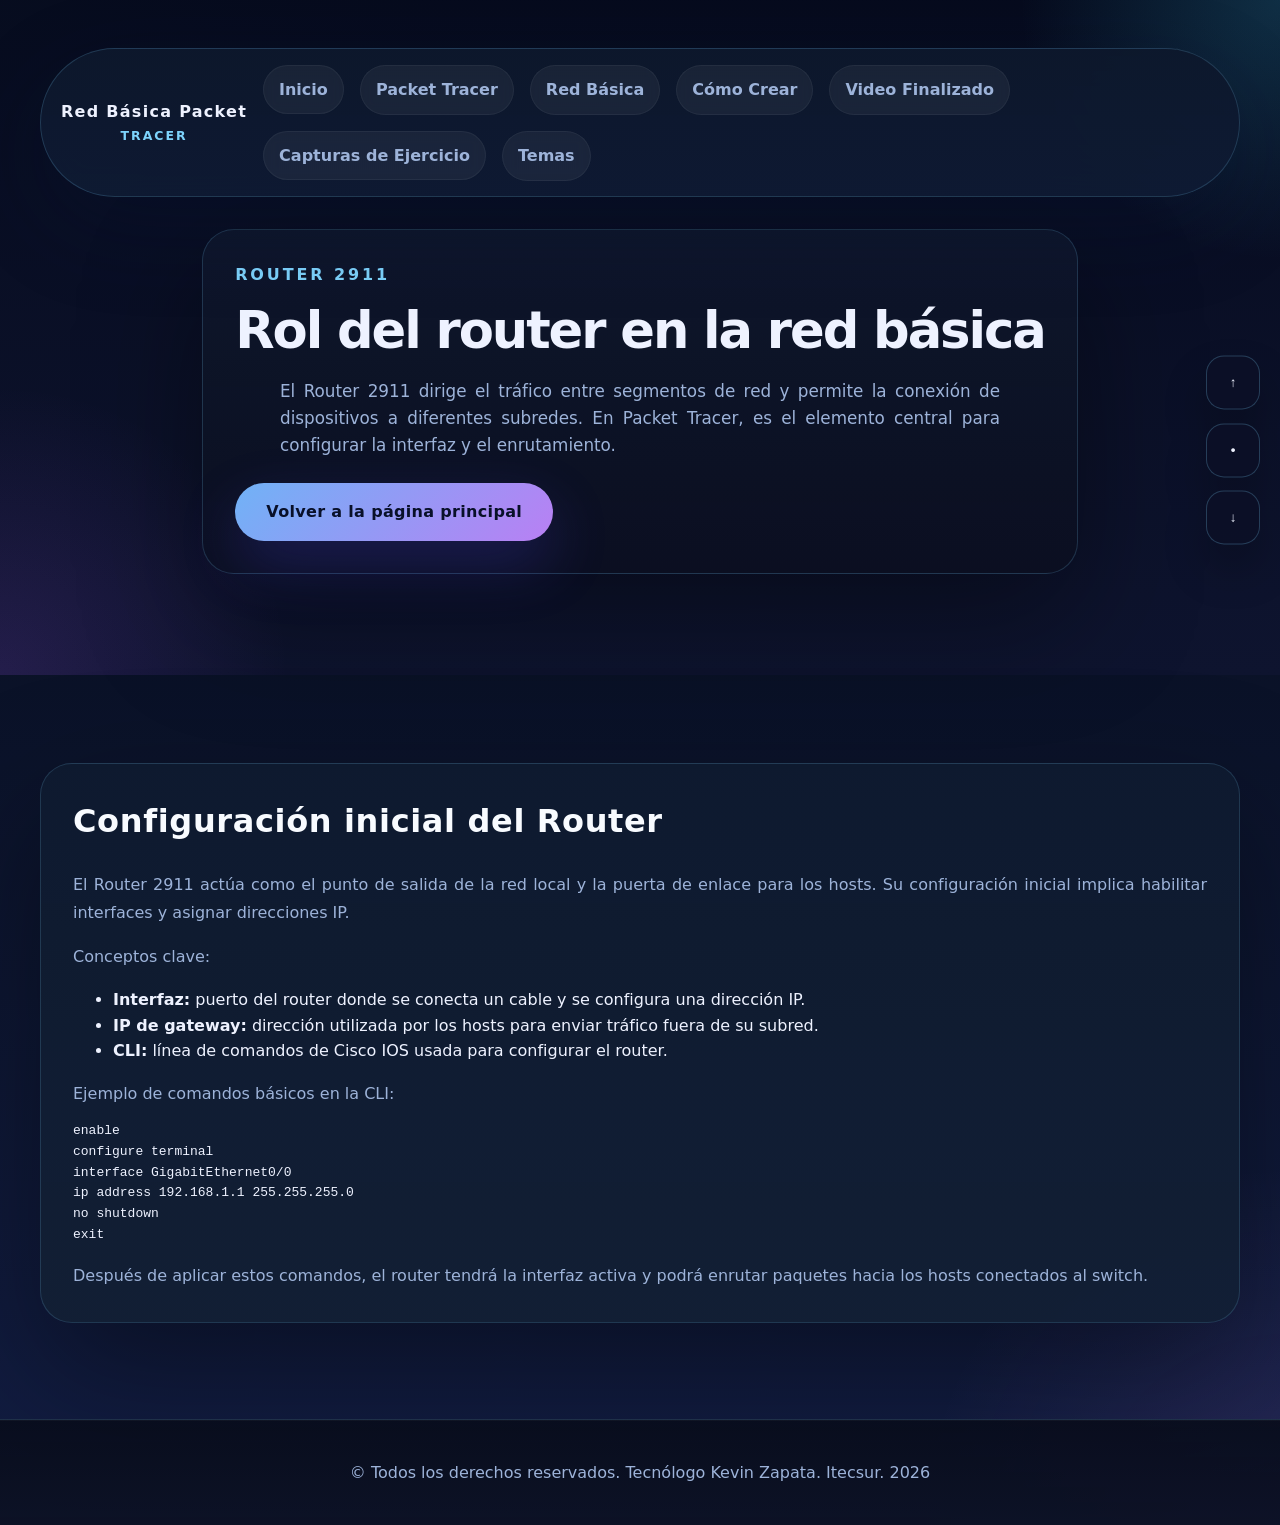
<file: router-2911.html>
<!DOCTYPE html>
<html lang="es">
<head>
  <meta charset="UTF-8">
  <meta name="viewport" content="width=device-width, initial-scale=1.0">
  <title>Router 2911 - Red Básica</title>
  <link rel="stylesheet" href="styles.css">
</head>
<body>
  <header class="hero" id="inicio">
    <nav class="nav">
      <a class="logo" href="index.html">Red Básica Packet <span class="logo__tracer">Tracer</span></a>
      <ul class="nav__list">
        <li><a class="nav__link" href="index.html">Inicio</a></li>
        <li><a class="nav__link" href="packet-tracer.html">Packet Tracer</a></li>
        <li><a class="nav__link" href="red-basica.html">Red Básica</a></li>
        <li><a class="nav__link" href="crear-red.html">Cómo Crear</a></li>
        <li><a class="nav__link" href="index.html#video">Video Finalizado</a></li>
        <li><a class="nav__link" href="index.html#capturas">Capturas de Ejercicio</a></li>
        <li><a class="nav__link" href="index.html#temas">Temas</a></li>
      </ul>
    </nav>
    <div class="hero__content">
      <p class="hero__eyebrow">Router 2911</p>
      <h1 class="hero__title">Rol del router en la red básica</h1>
      <p class="hero__subtitle">El Router 2911 dirige el tráfico entre segmentos de red y permite la conexión de dispositivos a diferentes subredes. En Packet Tracer, es el elemento central para configurar la interfaz y el enrutamiento.</p>
      <a class="button" href="index.html">Volver a la página principal</a>
    </div>
  </header>
  <main class="container">
    <section class="section section--topic">
      <div class="card">
        <h2>Configuración inicial del Router</h2>
        <p>El Router 2911 actúa como el punto de salida de la red local y la puerta de enlace para los hosts. Su configuración inicial implica habilitar interfaces y asignar direcciones IP.</p>
        <p>Conceptos clave:</p>
        <ul>
          <li><strong>Interfaz:</strong> puerto del router donde se conecta un cable y se configura una dirección IP.</li>
          <li><strong>IP de gateway:</strong> dirección utilizada por los hosts para enviar tráfico fuera de su subred.</li>
          <li><strong>CLI:</strong> línea de comandos de Cisco IOS usada para configurar el router.</li>
        </ul>
        <p>Ejemplo de comandos básicos en la CLI:</p>
        <pre>
enable
configure terminal
interface GigabitEthernet0/0
ip address 192.168.1.1 255.255.255.0
no shutdown
exit
</pre>
        <p>Después de aplicar estos comandos, el router tendrá la interfaz activa y podrá enrutar paquetes hacia los hosts conectados al switch.</p>
      </div>
    </section>
  </main>
  <footer class="footer">
    <p>© Todos los derechos reservados. Tecnólogo Kevin Zapata. Itecsur. 2026</p>
  </footer>
  <div class="jump-buttons" aria-label="Navegación rápida">
    <button type="button" data-target="top" title="Ir al inicio">↑</button>
    <button type="button" data-target="middle" title="Ir a la mitad">•</button>
    <button type="button" data-target="bottom" title="Ir al final">↓</button>
  </div>
  <script src="scripts.js"></script>
</body>
</html>
</file>
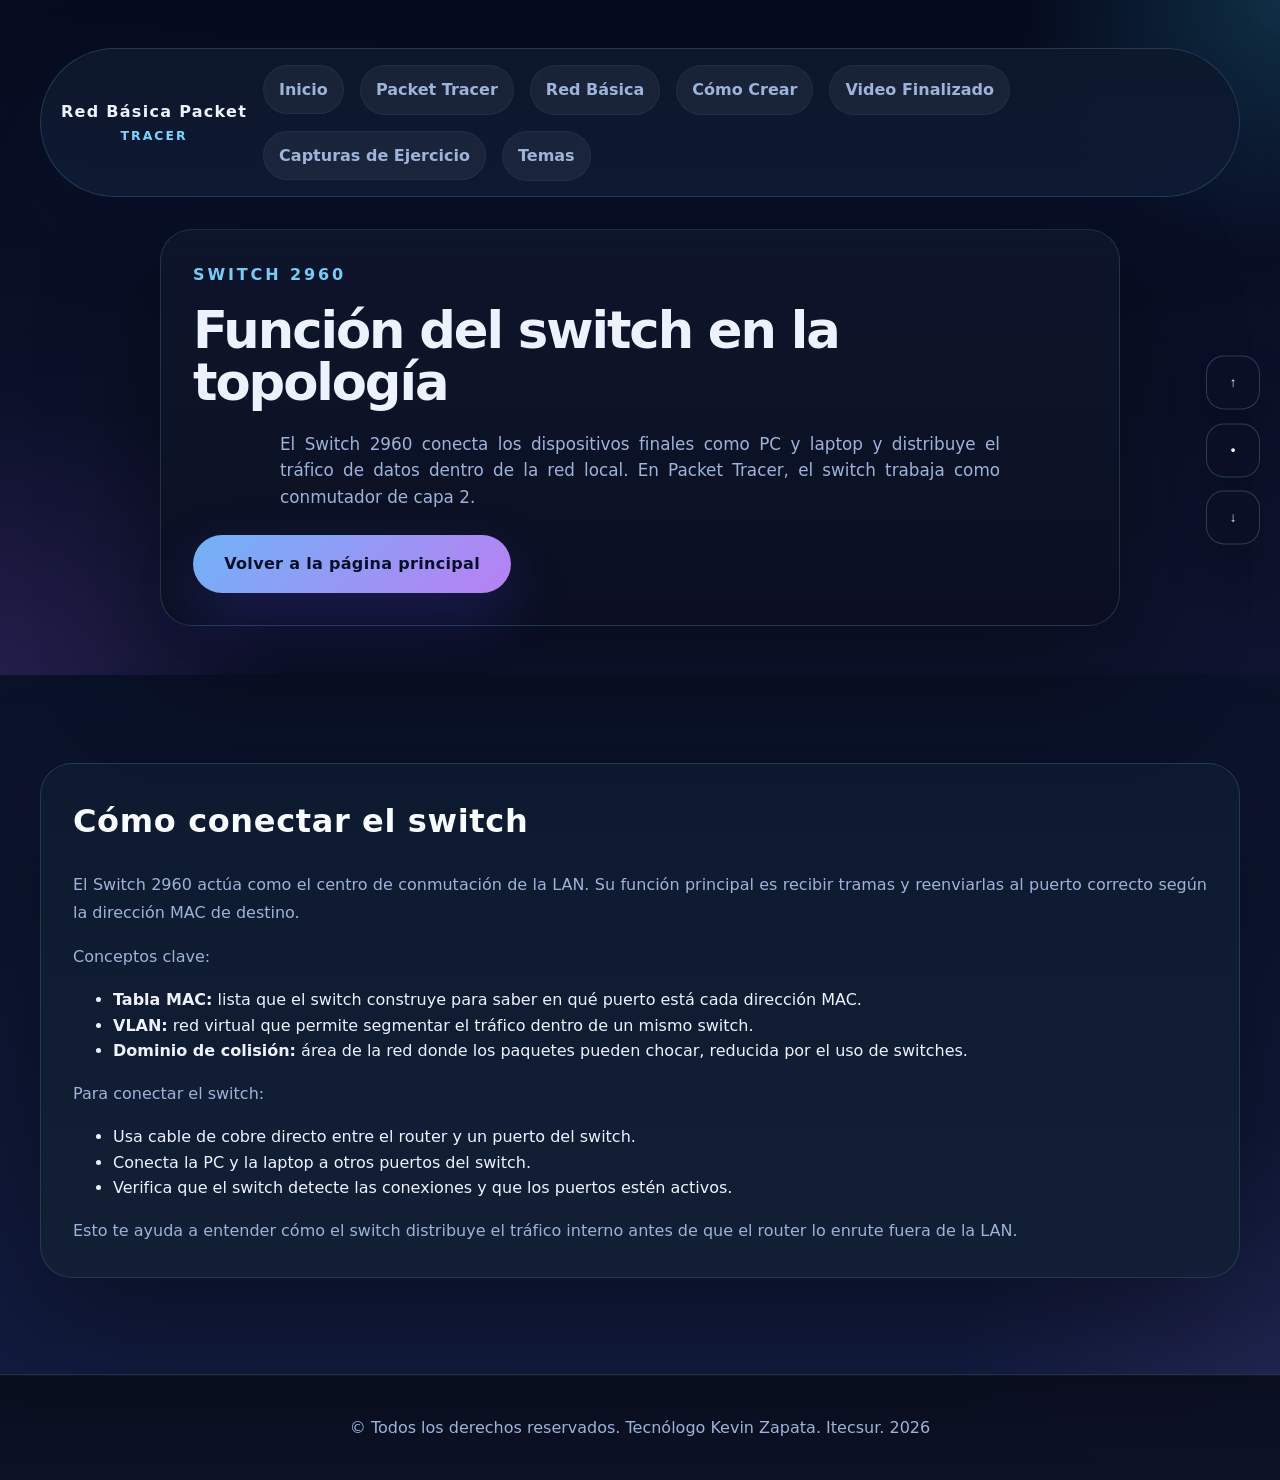
<file: switch-2960.html>
<!DOCTYPE html>
<html lang="es">
<head>
  <meta charset="UTF-8">
  <meta name="viewport" content="width=device-width, initial-scale=1.0">
  <title>Switch 2960 - Red Básica</title>
  <link rel="stylesheet" href="styles.css">
</head>
<body>
  <header class="hero" id="inicio">
    <nav class="nav">
      <a class="logo" href="index.html">Red Básica Packet <span class="logo__tracer">Tracer</span></a>
      <ul class="nav__list">
        <li><a class="nav__link" href="index.html">Inicio</a></li>
        <li><a class="nav__link" href="packet-tracer.html">Packet Tracer</a></li>
        <li><a class="nav__link" href="red-basica.html">Red Básica</a></li>
        <li><a class="nav__link" href="crear-red.html">Cómo Crear</a></li>
        <li><a class="nav__link" href="index.html#video">Video Finalizado</a></li>
        <li><a class="nav__link" href="index.html#capturas">Capturas de Ejercicio</a></li>
        <li><a class="nav__link" href="index.html#temas">Temas</a></li>
      </ul>
    </nav>
    <div class="hero__content">
      <p class="hero__eyebrow">Switch 2960</p>
      <h1 class="hero__title">Función del switch en la topología</h1>
      <p class="hero__subtitle">El Switch 2960 conecta los dispositivos finales como PC y laptop y distribuye el tráfico de datos dentro de la red local. En Packet Tracer, el switch trabaja como conmutador de capa 2.</p>
      <a class="button" href="index.html">Volver a la página principal</a>
    </div>
  </header>
  <main class="container">
    <section class="section section--topic">
      <div class="card">
        <h2>Cómo conectar el switch</h2>
        <p>El Switch 2960 actúa como el centro de conmutación de la LAN. Su función principal es recibir tramas y reenviarlas al puerto correcto según la dirección MAC de destino.</p>
        <p>Conceptos clave:</p>
        <ul>
          <li><strong>Tabla MAC:</strong> lista que el switch construye para saber en qué puerto está cada dirección MAC.</li>
          <li><strong>VLAN:</strong> red virtual que permite segmentar el tráfico dentro de un mismo switch.</li>
          <li><strong>Dominio de colisión:</strong> área de la red donde los paquetes pueden chocar, reducida por el uso de switches.</li>
        </ul>
        <p>Para conectar el switch:</p>
        <ul>
          <li>Usa cable de cobre directo entre el router y un puerto del switch.</li>
          <li>Conecta la PC y la laptop a otros puertos del switch.</li>
          <li>Verifica que el switch detecte las conexiones y que los puertos estén activos.</li>
        </ul>
        <p>Esto te ayuda a entender cómo el switch distribuye el tráfico interno antes de que el router lo enrute fuera de la LAN.</p>
      </div>
    </section>
  </main>
  <footer class="footer">
    <p>© Todos los derechos reservados. Tecnólogo Kevin Zapata. Itecsur. 2026</p>
  </footer>
  <div class="jump-buttons" aria-label="Navegación rápida">
    <button type="button" data-target="top" title="Ir al inicio">↑</button>
    <button type="button" data-target="middle" title="Ir a la mitad">•</button>
    <button type="button" data-target="bottom" title="Ir al final">↓</button>
  </div>
  <script src="scripts.js"></script>
</body>
</html>
</file>
<file: styles.css>
:root {
  --bg: #040912;
  --bg-alt: #121d43;
  --surface: rgba(10, 18, 41, 0.96);
  --surface-alt: rgba(18, 27, 60, 0.96);
  --text: #eef2ff;
  --text-muted: #9db3d9;
  --accent: #7dd3fc;
  --accent-dark: #38bdf8;
  --accent-strong: #d8b4fe;
  --accent-soft: #93c5fd;
  --border: rgba(125, 211, 252, 0.24);
  --surface-glow: rgba(126, 211, 252, 0.1);
}

* {
  box-sizing: border-box;
}

html, body {
  margin: 0;
  min-height: 100%;
  font-family: Inter, system-ui, -apple-system, BlinkMacSystemFont, 'Segoe UI', sans-serif;
  color: var(--text);
  scroll-behavior: smooth;
  background: radial-gradient(circle at top left, rgba(110, 231, 255, 0.14), transparent 22%),
              radial-gradient(circle at bottom right, rgba(192, 132, 252, 0.12), transparent 18%),
              linear-gradient(180deg, var(--bg) 0%, var(--bg-alt) 100%);
}

body {
  line-height: 1.6;
}

a {
  color: inherit;
  text-decoration: none;
}

.hero {
  display: flex;
  flex-direction: column;
  align-items: stretch;
  justify-content: flex-start;
  min-height: 75vh;
  padding: 3rem 1.5rem 2.5rem;
  background: radial-gradient(circle at top right, rgba(58, 207, 243, 0.18), transparent 18%),
              radial-gradient(circle at bottom left, rgba(168, 85, 247, 0.14), transparent 20%),
              linear-gradient(180deg, rgba(6, 11, 30, 0.96) 0%, rgba(14, 20, 47, 1) 100%);
}

.hero__content {
  max-width: 960px;
  text-align: left;
  margin: 0 auto;
  padding: 2rem;
  background: linear-gradient(180deg, rgba(15, 23, 44, 0.95), rgba(11, 15, 32, 0.9));
  border: 1px solid rgba(125, 211, 252, 0.18);
  border-radius: 32px;
  box-shadow: 0 44px 120px rgba(0, 0, 0, 0.38);
}

.nav {
  display: flex;
  align-items: center;
  justify-content: space-between;
  width: min(1200px, 100% - 2rem);
  margin: 0 auto 2rem;
  padding: 1rem 1.25rem;
  gap: 1rem;
  background: linear-gradient(180deg, rgba(13, 24, 44, 0.96), rgba(15, 27, 52, 0.92));
  border: 1px solid rgba(125, 211, 252, 0.18);
  border-radius: 999px;
  box-shadow: 0 30px 90px rgba(10, 20, 50, 0.24);
  backdrop-filter: blur(22px);
}

.logo {
  color: var(--text);
  font-weight: 700;
  font-size: 1rem;
  letter-spacing: 0.08em;
  display: inline-flex;
  flex-direction: column;
  align-items: center;
  gap: 0.08rem;
  white-space: nowrap;
}

.logo__tracer {
  display: block;
  font-size: 0.78rem;
  letter-spacing: 0.16em;
  text-transform: uppercase;
  color: var(--accent);
  font-weight: 800;
}

.nav__list {
  display: flex;
  flex-wrap: wrap;
  align-items: center;
  gap: 1rem;
  list-style: none;
  margin: 0;
  padding: 0;
}

.nav__link {
  display: inline-flex;
  align-items: center;
  color: var(--text-muted);
  padding: 0.75rem 1rem;
  transition: color 0.25s ease, background-color 0.25s ease, transform 0.25s ease, box-shadow 0.25s ease, filter 0.25s ease;
  border-radius: 999px;
  background: rgba(255, 255, 255, 0.05);
  font-weight: 600;
  box-shadow: inset 0 0 0 1px rgba(255, 255, 255, 0.05);
  backdrop-filter: blur(6px);
}

.nav__link:focus {
  color: var(--accent-strong);
  background-color: rgba(110, 231, 255, 0.16);
}

.hero__eyebrow {
  margin: 0 0 1rem;
  color: var(--accent);
  font-weight: 700;
  letter-spacing: 0.18em;
  text-transform: uppercase;
}

.hero__title {
  margin: 0;
  font-size: clamp(2.75rem, 4vw, 4.5rem);
  line-height: 1.02;
  letter-spacing: -0.04em;
}

.hero__subtitle {
  margin: 1.4rem auto 1.5rem;
  max-width: 720px;
  color: var(--text-muted);
  font-size: 1.05rem;
}

.hero__summary {
  display: grid;
  grid-template-columns: repeat(3, minmax(0, 1fr));
  gap: 1rem;
  margin: 0 auto 2rem;
  max-width: 960px;
}

p {
  text-align: justify;
  text-justify: inter-word;
}

.section--topic h2,
.section--topics h2 {
  margin-bottom: 1.5rem;
  font-size: 2rem;
}

.hero__summary-card {
  background: rgba(255, 255, 255, 0.08);
  border: 1px solid rgba(125, 211, 252, 0.18);
  border-radius: 24px;
  padding: 1rem 1.3rem;
  color: var(--text);
  font-weight: 700;
  box-shadow: 0 20px 48px rgba(15, 23, 42, 0.24);
  backdrop-filter: blur(10px);
}

.hero__summary-card strong {
  color: var(--accent);
  margin-right: 0.5rem;
}

.button {
  display: inline-flex;
  align-items: center;
  justify-content: center;
  padding: 1rem 1.95rem;
  border-radius: 999px;
  background: linear-gradient(135deg, rgba(116, 185, 255, 0.96), rgba(192, 132, 252, 0.96));
  color: #081029;
  font-weight: 700;
  letter-spacing: 0.02em;
  box-shadow: 0 24px 60px rgba(79, 70, 242, 0.24);
  transition: transform 0.25s ease, box-shadow 0.25s ease, background 0.25s ease, filter 0.25s ease;
}

.button:hover {
  transform: translateY(-4px);
  box-shadow: 0 42px 94px rgba(79, 70, 242, 0.3);
  background: linear-gradient(135deg, rgba(168, 85, 247, 1), rgba(116, 185, 255, 1));
  filter: saturate(1.18);
}

.container {
  width: min(1200px, 100% - 2rem);
  margin: 0 auto;
  padding: 4rem 0 2rem;
}

.section {
  margin-bottom: 2.5rem;
}

.section--intro {
  display: grid;
  grid-template-columns: 1fr;
  gap: 1.5rem;
}

.card {
  background: linear-gradient(180deg, rgba(14, 26, 47, 0.98), rgba(18, 31, 53, 0.99));
  border: 1px solid rgba(125, 211, 252, 0.16);
  border-radius: 32px;
  padding: 2rem;
  box-shadow: 0 48px 130px rgba(0, 0, 0, 0.38);
}

.card h2 {
  margin-top: 0;
  font-size: 1.9rem;
  letter-spacing: 0.02em;
  color: #f8fbff;
}

.card p {
  margin: 1rem 0 0;
  color: var(--text-muted);
  line-height: 1.75;
}

.media-card {
  margin-top: 1.5rem;
}

/* Media card: centro, disposición responsiva y mejor presentación de la información */
.card--media {
  max-width: 1100px;
  margin: 0 auto;
  padding: 2rem 2.5rem;
}

.media-card {
  display: flex;
  flex-direction: column;
  align-items: center;
  gap: 1rem;
}

.media-card .video-wrapper {
  flex: 1 1 60%;
  width: 100%;
}

.media-info {
  flex: 1 1 40%;
  max-width: 520px;
  color: var(--text);
}

.media-info p {
  color: var(--text-muted);
  margin: 0.5rem 0;
}

.media-caption {
  margin-top: 0.75rem;
  color: var(--text);
  font-size: 1rem;
}

@media (min-width: 920px) {
  .media-card {
    flex-direction: row;
    align-items: flex-start;
    gap: 2rem;
  }
}

.video-wrapper {
  position: relative;
  width: 100%;
  overflow: hidden;
  border-radius: 24px;
  border: 1px solid rgba(125, 211, 252, 0.22);
  box-shadow: 0 28px 75px rgba(0, 0, 0, 0.22);
}

.video-wrapper video {
  width: 100%;
  display: block;
  border-radius: 24px;
}

/* Video en tamaño mediano: se centra y limita el ancho para verse bien */
.video-wrapper.video-medium {
  max-width: 900px; /* aumentado para previsualización más grande */
  margin: 0 auto;
}

/* Asegura que la imagen poster y el video respeten el tamaño mediano */
.video-wrapper.video-medium video {
  width: 100%;
  height: auto;
  max-height: 506px; /* 16:9 para 900px de ancho */
  min-height: 360px; /* asegura previsualización más visible en pantallas grandes */
  object-fit: contain;
  display: block;
  border-radius: 24px;
}

@media (max-width: 760px) {
  .video-wrapper.video-medium {
    max-width: 100%;
    padding: 0 1rem;
  }
  .video-wrapper.video-medium video {
    max-height: none;
  }
}

.media-caption {
  margin-top: 1rem;
  color: var(--text-muted);
  font-size: 0.98rem;
}

.captures-grid {
  display: grid;
  grid-template-columns: repeat(2, minmax(0, 1fr)); /* columnas más grandes */
  gap: 1.25rem;
  margin: 1.5rem auto 0;
  max-width: 1280px; /* centra y limita el ancho de la galería (más grande) */
}

.captures-grid img {
  width: 100%;
  display: block;
  border-radius: 20px;
  border: 1px solid rgba(125, 211, 252, 0.2);
  box-shadow: 0 28px 72px rgba(0, 0, 0, 0.22);
  object-fit: cover;
  aspect-ratio: 16 / 9; /* un poco más panorámico */
  height: auto;
  transition: transform 0.3s ease, filter 0.3s ease, box-shadow 0.3s ease;
}

@media (min-width: 1200px) {
  .captures-grid {
    grid-template-columns: repeat(3, minmax(0, 1fr));
    gap: 1.5rem;
  }
}

@media (max-width: 920px) {
  .captures-grid {
    grid-template-columns: 1fr;
    max-width: 100%;
    padding: 0 1rem;
  }
}

/* Lightbox / modal para ver imágenes en tamaño completo */
.lightbox {
  position: fixed;
  inset: 0;
  display: flex;
  align-items: center;
  justify-content: center;
  background: rgba(0,0,0,0.75);
  z-index: 9999;
  padding: 2rem;
}
.lightbox.hidden { display: none; }
.lightbox-img {
  max-width: 92%;
  max-height: 92%;
  border-radius: 12px;
  box-shadow: 0 30px 80px rgba(0,0,0,0.6);
  object-fit: contain;
}
.lightbox-close {
  position: absolute;
  top: 1rem;
  right: 1rem;
  background: rgba(0,0,0,0.65);
  color: #fff;
  border: none;
  font-size: 1.6rem;
  width: 44px;
  height: 44px;
  border-radius: 999px;
  cursor: pointer;
}
.capture-link { display: block; }
.capture-link img { cursor: zoom-in; filter: saturate(1.05); transition: transform 0.3s ease, filter 0.3s ease; }
.jump-buttons {
  position: fixed;
  right: 1.25rem;
  top: 50%;
  transform: translateY(-50%);
  display: flex;
  flex-direction: column;
  gap: 0.85rem;
  z-index: 10000;
}
.jump-buttons button {
  width: 54px;
  height: 54px;
  border-radius: 18px;
  background: rgba(12, 16, 38, 0.95);
  border: 1px solid rgba(125, 211, 252, 0.24);
  color: var(--text);
  font-weight: 700;
  cursor: pointer;
  box-shadow: 0 24px 44px rgba(0, 0, 0, 0.24);
  transition: transform 0.25s ease, background 0.25s ease, border-color 0.25s ease, box-shadow 0.25s ease;
}

.jump-buttons button:hover {
  transform: translateX(-4px);
  background: linear-gradient(135deg, rgba(110, 231, 255, 0.92), rgba(168, 85, 247, 0.92));
  border-color: rgba(255, 255, 255, 0.4);
  box-shadow: 0 30px 60px rgba(79, 70, 242, 0.28);
}
@media (max-width: 920px) {
  .jump-buttons { display: none; }
}

.section--topic,
.section--topics {
  padding: 1.5rem 0;
}

.section--topic h2,
.section--topics h2 {
  margin-bottom: 1.5rem;
  font-size: 2rem;
}

.grid {
  display: grid;
  grid-template-columns: repeat(2, minmax(0, 1fr));
  gap: 1.5rem;
}

.topic-card {
  display: block;
  background: linear-gradient(180deg, rgba(13, 22, 40, 0.96), rgba(17, 28, 50, 0.98));
  border: 1px solid rgba(125, 211, 252, 0.14);
  border-radius: 28px;
  padding: 1.75rem;
  transition: transform 0.25s ease, border-color 0.25s ease, background 0.25s ease, box-shadow 0.25s ease;
  box-shadow: 0 18px 45px rgba(0, 0, 0, 0.18);
}

.topic-card:hover {
  transform: translateY(-6px);
  border-color: rgba(125, 211, 252, 0.48);
  background: linear-gradient(180deg, rgba(15, 27, 50, 0.98), rgba(22, 34, 59, 1));
  box-shadow: 0 44px 90px rgba(15, 23, 54, 0.24);
}

.topic-card h3 {
  margin: 0 0 0.75rem;
  color: #fff;
}

.topic-card p {
  margin: 0;
  color: var(--text-muted);
  line-height: 1.75;
}

a.topic-card,
.topic-card,
.nav__link,
.button,
.jump-buttons button,
.capture-link img {
  transition: transform 0.2s ease, box-shadow 0.2s ease, filter 0.2s ease, background-color 0.2s ease;
}

.nav__link:hover,
.nav__link:focus,
.button:hover,
a.topic-card:hover,
.topic-card:hover,
.jump-buttons button:hover,
.capture-link img:hover {
  transform: translateY(-3px);
  box-shadow: 0 24px 56px rgba(110, 231, 255, 0.18);
  filter: saturate(1.12);
}

.nav__link:hover,
a.topic-card:hover {
  color: var(--accent-strong);
  background-color: rgba(110, 231, 255, 0.16);
}

.footer {
  padding: 1.5rem 1rem;
  text-align: center;
  color: var(--text-muted);
  border-top: 1px solid rgba(125, 211, 252, 0.16);
  display: flex;
  justify-content: center;
  align-items: center;
  background: linear-gradient(180deg, rgba(8, 12, 27, 0.92), rgba(12, 17, 36, 0.95));
  box-shadow: inset 0 1px 0 rgba(255, 255, 255, 0.03);
}

@media (max-width: 920px) {
  .grid,
  .hero__summary {
    grid-template-columns: 1fr;
  }

  .hero {
    padding: 3rem 1rem 2rem;
  }
}

@media (max-width: 560px) {
  .hero__title {
    font-size: 2.5rem;
  }

  .button {
    width: 100%;
  }

  .nav {
    flex-direction: column;
    align-items: stretch;
  }

  .nav__list {
    width: 100%;
    justify-content: space-between;
  }
}
</file>
